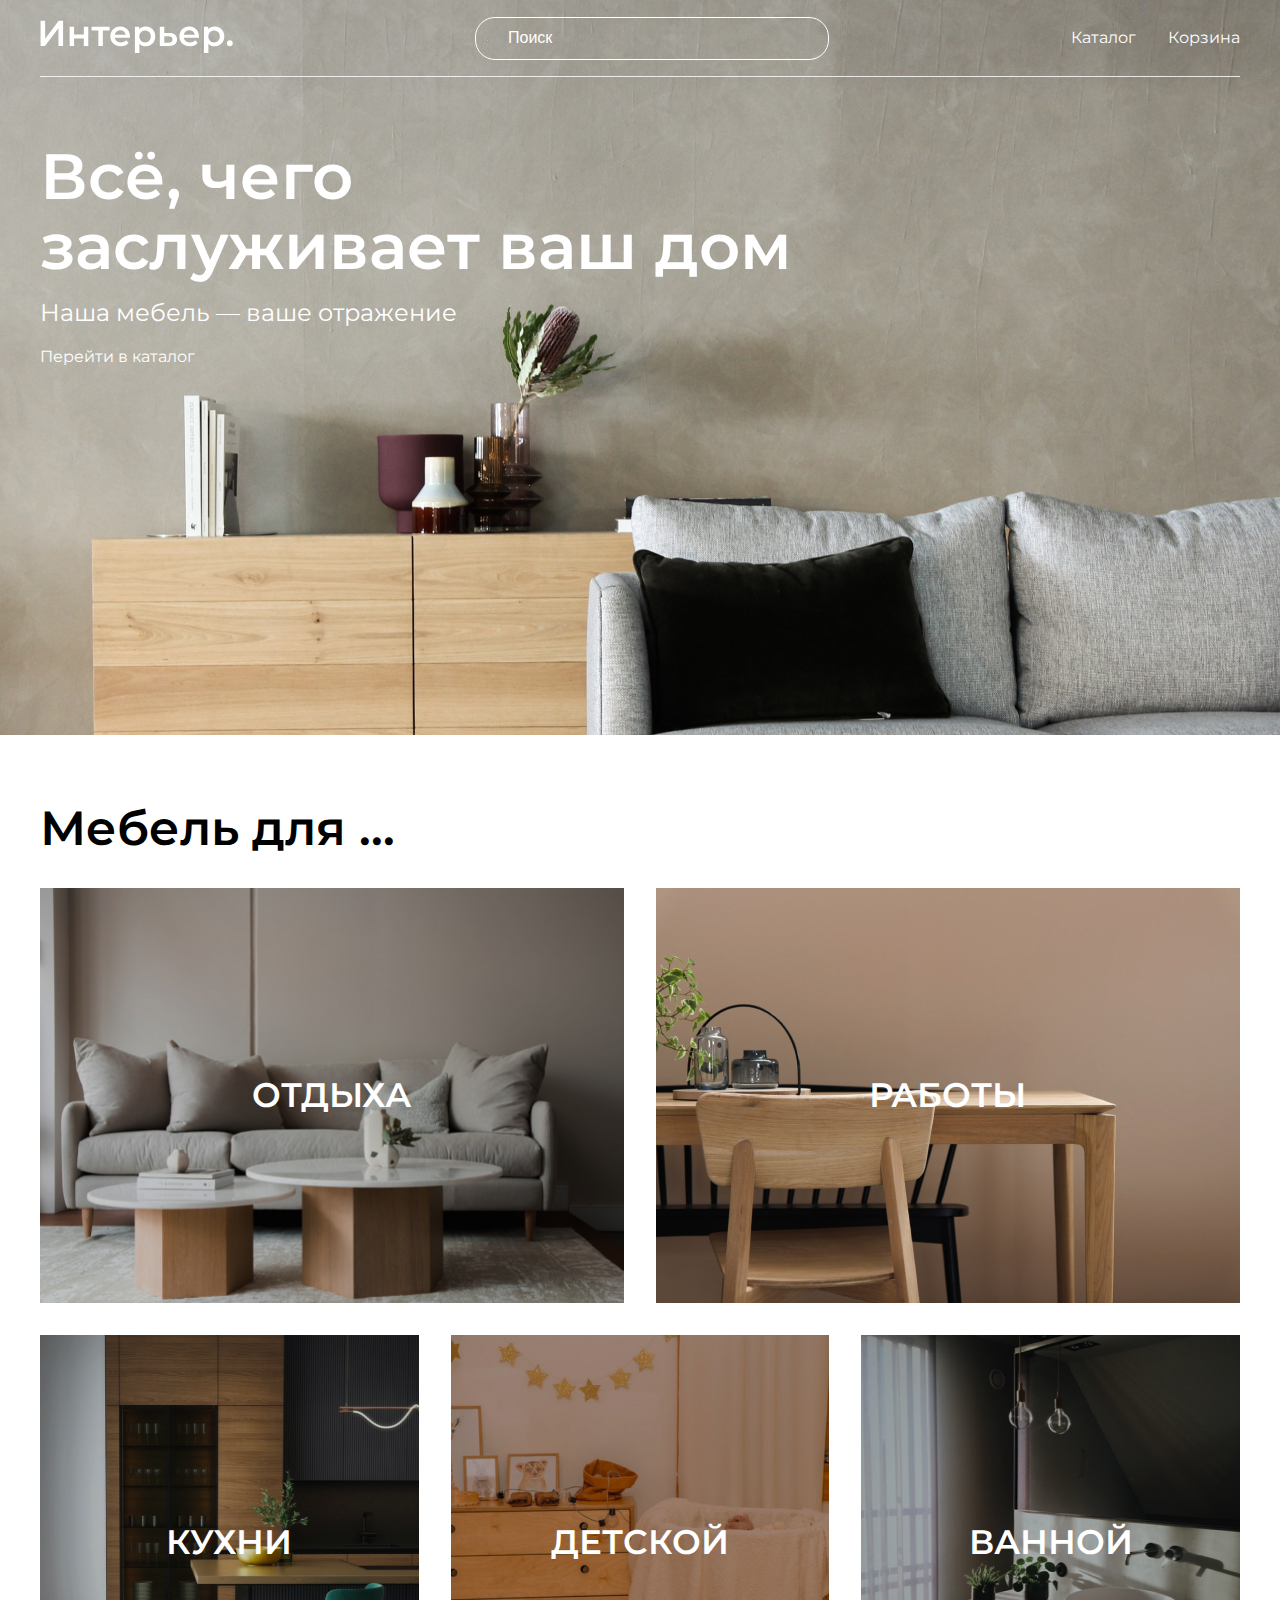
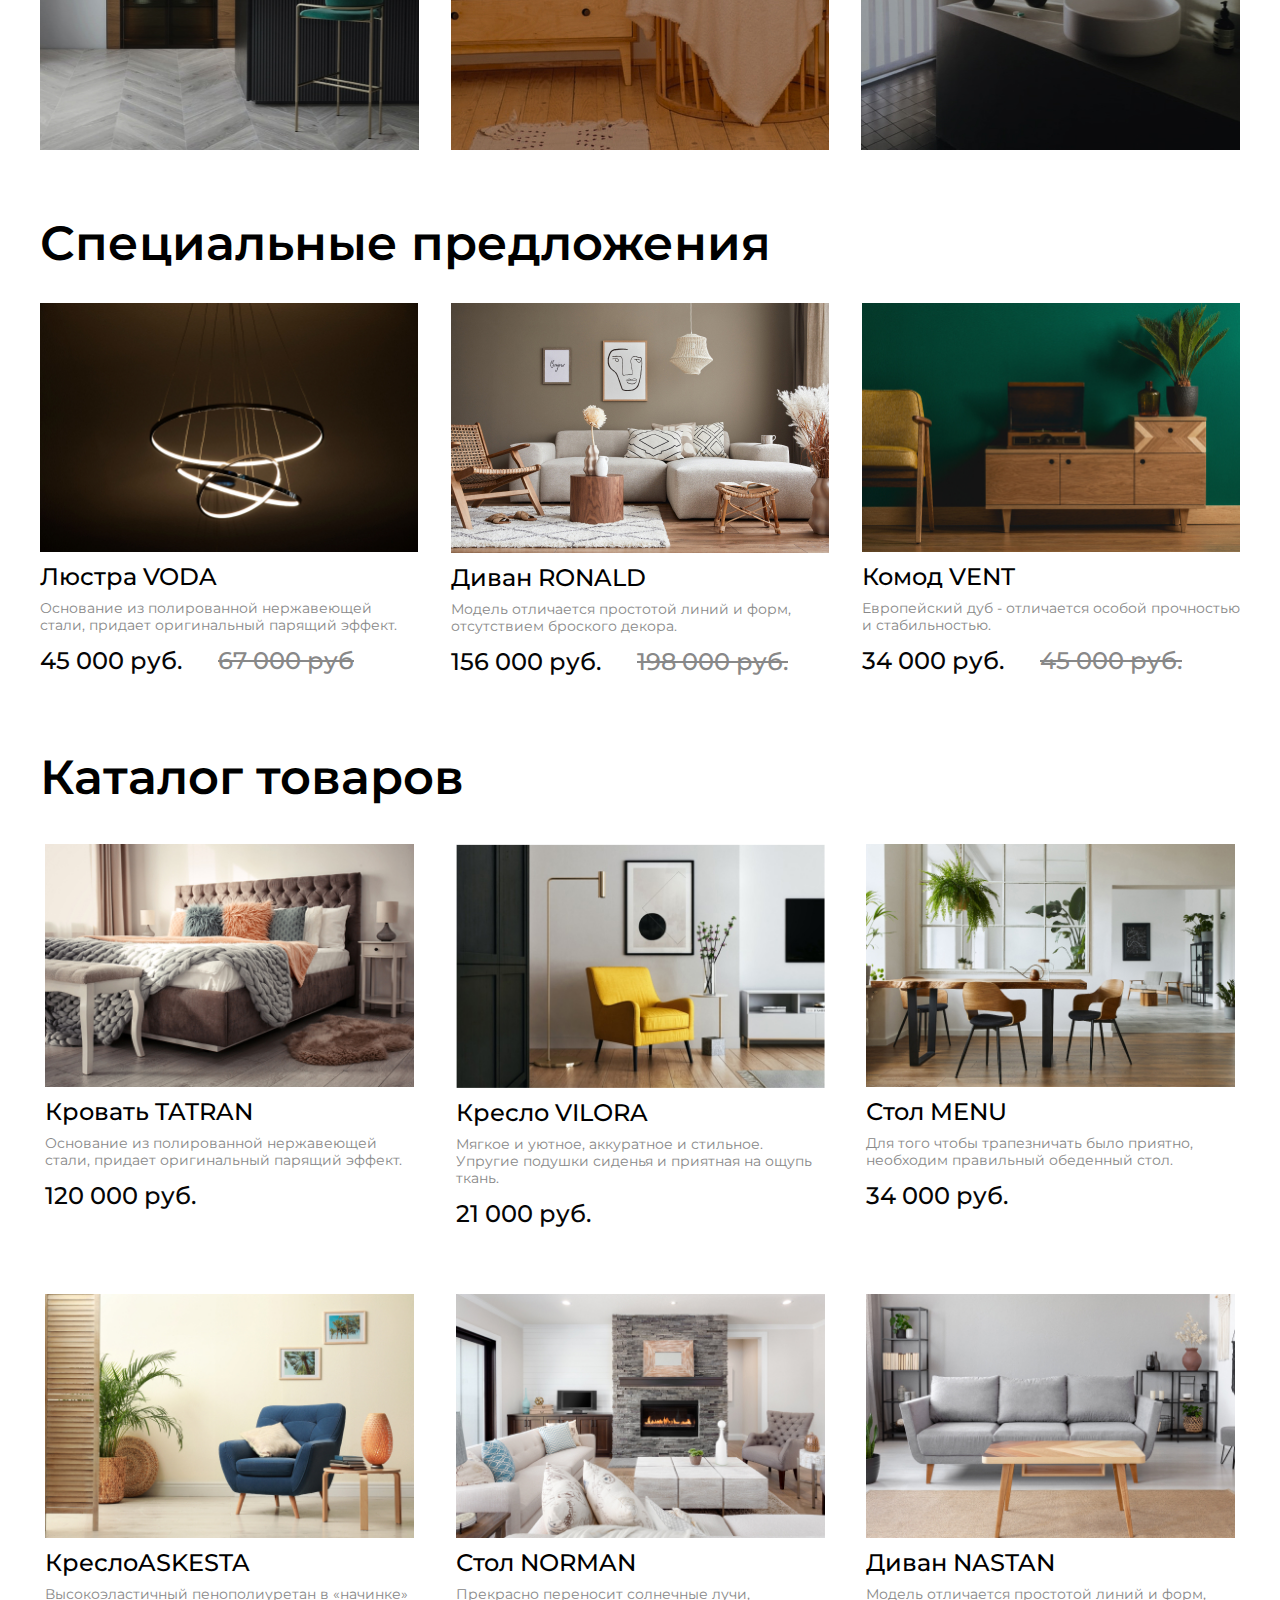
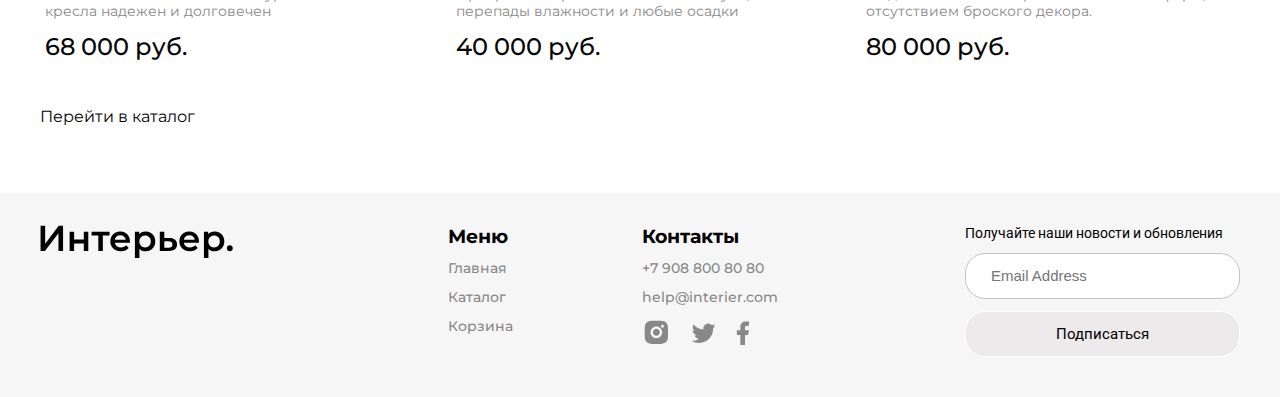
<file: index.html>
<!DOCTYPE html>
<html lang="ru">

<head>
	<meta charset="UTF-8">
	<meta http-equiv="X-UA-Compatible" content="IE=edge">
	<meta name="viewport" content="width=device-width, initial-scale=1.0">
	<title>Главная</title>
	<link rel="preconnect" href="https://fonts.googleapis.com">
	<link rel="preconnect" href="https://fonts.gstatic.com" crossorigin>
	<link
		href="https://fonts.googleapis.com/css2?family=Montserrat:wght@400;500;600&family=Poppins:wght@600&family=Roboto&display=swap"
		rel="stylesheet">
	<link rel="stylesheet" href="style/style.css">
</head>

<body>
	<div class="top center">
		<header class="header">
			<a href="index.html">
				<img class="header__logo" src="img/logo.svg" alt="logo">
			</a>
			<input class="header__input" placeholder="Поиск" type="text">
			<nav class="menu">
				<a class="menu__link" href="catalog.html">Каталог</a>
				<a class="menu__link" href="cart.html">Корзина</a>
			</nav>
			<div class="menu-mobile">
				<a class="menu-mobile__link" href="">
					<svg width="17" height="16" viewBox="0 0 17 16" fill="none" xmlns="http://www.w3.org/2000/svg">
						<path
							d="M2.7515 1.99141C1.59282 3.14838 0.918906 4.70363 0.867092 6.34023C0.815278 7.97682 1.38946 9.57159 2.47264 10.7995C3.55581 12.0275 5.06645 12.7962 6.69672 12.9491C8.29727 13.0991 9.89485 12.6444 11.1757 11.6766L14.5069 15.0085L14.5069 15.0085C14.5897 15.0914 14.6881 15.1571 14.7963 15.2019C14.9046 15.2468 15.0206 15.2698 15.1377 15.2698C15.2549 15.2698 15.3709 15.2468 15.4791 15.2019C15.5873 15.1571 15.6857 15.0914 15.7685 15.0085C15.8514 14.9257 15.9171 14.8274 15.9619 14.7191C16.0068 14.6109 16.0298 14.4949 16.0298 14.3777C16.0298 14.2606 16.0068 14.1446 15.9619 14.0363C15.9171 13.9281 15.8514 13.8298 15.7685 13.7469L15.7685 13.7469L12.4368 10.416C13.4021 9.13496 13.8547 7.53846 13.7038 5.93943C13.5501 4.31054 12.7816 2.80139 11.5547 1.719C10.3277 0.636623 8.73451 0.0623154 7.09916 0.11292C5.46381 0.163525 3.90917 0.835233 2.7515 1.99141ZM2.7515 1.99141L2.82216 2.06217L2.7515 1.99141ZM10.5895 3.25366C11.0271 3.68416 11.3751 4.19703 11.6135 4.76269C11.8518 5.32835 11.9758 5.93561 11.9783 6.54944C11.9808 7.16327 11.8618 7.77152 11.628 8.3391C11.3943 8.90669 11.0505 9.42238 10.6164 9.85642C10.1824 10.2905 9.66668 10.6343 9.09909 10.868C8.53151 11.1018 7.92326 11.2208 7.30943 11.2183C6.6956 11.2158 6.08834 11.0918 5.52268 10.8535C4.95702 10.6151 4.44415 10.2671 4.01365 9.82954C3.15334 8.95509 2.67341 7.77613 2.6784 6.54944C2.6834 5.32275 3.17291 4.14773 4.04032 3.28033C4.90772 2.41292 6.08274 1.92341 7.30943 1.91841C8.53612 1.91342 9.71508 2.39335 10.5895 3.25366Z"
							fill="white" stroke="white" stroke-width="0.2" />
					</svg>
				</a>
				<a class="menu-mobile__link" href="catalog.html">
					<svg width="20" height="21" viewBox="0 0 20 21" fill="none" xmlns="http://www.w3.org/2000/svg">
						<rect x="0.800537" y="0.900024" width="4.57143" height="4.57143" fill="white" />
						<rect x="0.800537" y="8.21436" width="4.57143" height="4.57143" fill="white" />
						<rect x="0.800537" y="15.5286" width="4.57143" height="4.57143" fill="white" />
						<rect x="8.11401" y="8.21436" width="4.57143" height="4.57143" fill="white" />
						<rect x="8.11401" y="15.5286" width="4.57143" height="4.57143" fill="white" />
						<rect x="8.11401" y="0.900024" width="4.57143" height="4.57143" fill="white" />
						<rect x="15.4285" y="8.21436" width="4.57143" height="4.57143" fill="white" />
						<rect x="15.4285" y="15.5286" width="4.57143" height="4.57143" fill="white" />
						<rect x="15.4285" y="0.900024" width="4.57143" height="4.57143" fill="white" />
					</svg>

				</a>
				<a class="menu-mobile__link" href="cart.html">
					<svg width="19" height="17" viewBox="0 0 19 17" fill="none" xmlns="http://www.w3.org/2000/svg">
						<path
							d="M11.5834 16.8333C12.1359 16.8333 12.6658 16.6138 13.0566 16.2231C13.4473 15.8324 13.6667 15.3025 13.6667 14.75C13.6667 14.1974 13.4473 13.6675 13.0566 13.2768C12.6658 12.8861 12.1359 12.6666 11.5834 12.6666C11.0309 12.6666 10.501 12.8861 10.1103 13.2768C9.71957 13.6675 9.50008 14.1974 9.50008 14.75C9.50008 15.3025 9.71957 15.8324 10.1103 16.2231C10.501 16.6138 11.0309 16.8333 11.5834 16.8333ZM4.29174 16.8333C4.84428 16.8333 5.37418 16.6138 5.76488 16.2231C6.15558 15.8324 6.37508 15.3025 6.37508 14.75C6.37508 14.1974 6.15558 13.6675 5.76488 13.2768C5.37418 12.8861 4.84428 12.6666 4.29174 12.6666C3.73921 12.6666 3.20931 12.8861 2.81861 13.2768C2.4279 13.6675 2.20841 14.1974 2.20841 14.75C2.20841 15.3025 2.4279 15.8324 2.81861 16.2231C3.20931 16.6138 3.73921 16.8333 4.29174 16.8333ZM17.873 2.16975C18.133 2.16136 18.3796 2.05217 18.5606 1.86525C18.7416 1.67834 18.8428 1.42836 18.8428 1.16819C18.8428 0.908013 18.7416 0.658037 18.5606 0.471123C18.3796 0.28421 18.133 0.175013 17.873 0.166626H16.674C15.7345 0.166626 14.922 0.818709 14.7178 1.73538L13.4126 7.61246C13.2084 8.52912 12.3959 9.18121 11.4563 9.18121H3.63133L2.12924 3.17079H11.8636C12.1212 3.15904 12.3644 3.04844 12.5425 2.86199C12.7206 2.67555 12.82 2.42761 12.82 2.16975C12.82 1.91189 12.7206 1.66395 12.5425 1.47751C12.3644 1.29106 12.1212 1.18046 11.8636 1.16871H2.12924C1.82473 1.16862 1.5242 1.23796 1.25051 1.37145C0.976816 1.50495 0.737162 1.69909 0.549763 1.93911C0.362364 2.17913 0.232155 2.45872 0.169035 2.75662C0.105913 3.05452 0.111544 3.36289 0.185495 3.65829L1.68758 9.66662C1.79586 10.1002 2.046 10.485 2.39821 10.7601C2.75042 11.0351 3.18447 11.1844 3.63133 11.1843H11.4563C12.368 11.1845 13.2524 10.8736 13.9636 10.3032C14.6748 9.73275 15.1701 8.93681 15.3678 8.04683L16.674 2.16975H17.873Z"
							fill="white" />
					</svg>
				</a>
			</div>
		</header>
		<section class="top__content">
			<h1 class="top__title">Всё, чего <br> заслуживает ваш дом</h1>
			<p class="top__subtitle">Наша мебель — ваше отражение</p>
			<a class="top__link" href="catalog.html">Перейти в каталог</a>
		</section>
	</div>
	<div class="for__box center">
		<section class="for__content">
			<h2 class="for__title title">Мебель для ... </h2>
			<div class="for">
				<div class="for__item for__item_1 for__item_big">ОТДЫХА</div>
				<div class="for__item for__item_2 for__item_big">РАБОТЫ</div>
				<div class="for__item for__item_3">КУХНИ</div>
				<div class="for__item for__item_4">ДЕТСКОЙ</div>
				<div class="for__item for__item_5">ВАННОЙ</div>
			</div>
		</section>
	</div>
	<div class="offers center">
		<section class="offers__content">
			<h2 class="offers__title title">Специальные предложения</h2>
			<div class="offers__column">
				<div class="offers__item">
					<img class="item-offers__image" src="img/offers/VODA.jpg" alt="Люстра VODA">
					<a href="">
						<h3 class="item-offers__title">Люстра VODA</h3>
					</a>
					<div class="item-offers__text">
						<p>Основание из полированной нержавеющей стали, придает оригинальный парящий эффект.</p>
					</div>
					<div class="offers__box-price">
						<span class="offers__price price">45 000 руб.</span>
						<span class="offers__price price-old">67 000 руб</span>
					</div>
				</div>
				<div class="offers__item">
					<img class="item-offers__image" src="img/offers/RONALD.jpg" alt="Диван">
					<a href="">
						<h3 class="item-offers__title">Диван RONALD</h3>
					</a>
					<div class="item-offers__text">
						<p>Модель отличается простотой линий и форм, отсутствием броского декора.</p>
					</div>
					<div class="offers__box-price">
						<span class="offers__price price">156 000 руб.</span>
						<span class="offers__price price-old">198 000 руб.</span>
					</div>
				</div>
				<div class="offers__item">
					<img class="item-offers__image" src="img/offers/VENT.jpg" alt="Комод VENT">
					<a href="">
						<h3 class="item-offers__title">Комод VENT</h3>
					</a>
					<div class="item-offers__text">Европейский дуб - отличается особой прочностью и стабильностью.</div>
					<div class="offers__box-price">
						<span class="offers__price price">34 000 руб.</span>
						<span class="offers__price price-old">45 000 руб.</span>
					</div>
				</div>
			</div>
		</section>
	</div>
	<div class="product center">
		<section class="product__content">
			<h2 class="product__title title">Каталог товаров</h2>
			<div class="product__column">
				<div class="product__item">
					<img class="item-product__image" src="img/product/TATRAN.jpg" alt="Кровать TATRAN">
					<a href="#">
						<div class="item-product__title">Кровать TATRAN</div>
					</a>
					<p class="item-product__text">Основание из полированной нержавеющей стали, придает оригинальный
						парящий эффект.</p>
					<div class="product__box-price">
						<span class="product__price price">120 000 руб.</span>
					</div>
				</div>
				<div class="product__item">
					<img class="item-product__image" src="img/product/VILORA.jpg" alt="Кресло VILORA">
					<a href="#">
						<div class="item-product__title">Кресло VILORA</div>
					</a>
					<p class="item-product__text">Мягкое и уютное, аккуратное и стильное. Упругие подушки сиденья и
						приятная на ощупь ткань. </p>
					<div class="product__box-price">
						<span class="product__price price">21 000 руб.</span>
					</div>
				</div>
				<div class="product__item">
					<img class="item-product__image" src="img/product/MENU.jpg" alt="Стол MENU">
					<a href="">
						<div class="item-product__title">Стол MENU</div>
					</a>
					<p class="item-product__text">Для того чтобы трапезничать было приятно, необходим правильный
						обеденный стол.</p>
					<div class="product__box-price">
						<span class="product__price price">34 000 руб.</span>
					</div>
				</div>
				<div class="product__item">
					<img class="item-product__image" src="img/product/ASKESTA.jpg" alt="Кресло ASKESTA">
					<a href="">
						<div class="item-product__title">КреслоASKESTA</div>
					</a>
					<p class="item-product__text">Высокоэластичный пенополиуретан в «начинке» кресла надежен и
						долговечен</p>
					<div class="product__box-price">
						<span class="product__price price">68 000 руб.</span>
					</div>
				</div>
				<div class="product__item">
					<img class="item-product__image" src="img/product/NORMAN.jpg" alt="Стол NORMAN">
					<a href="">
						<div class="item-product__title">Стол NORMAN</div>
					</a>
					<p class="item-product__text">Прекрасно переносит солнечные лучи, перепады влажности и любые осадки
					</p>
					<div class="product__box-price">
						<span class="product__price price">40 000 руб.</span>
					</div>
				</div>
				<div class="product__item">
					<img class="item-product__image" src="img/product/NASTAN.jpg" alt="Диван NASTAN">
					<a href="">
						<div class="item-product__title">Диван NASTAN</div>
					</a>
					<p class="item-product__text">Модель отличается простотой линий и форм, отсутствием броского декора.
					</p>
					<div class="product__box-price">
						<span class="product__price price">80 000 руб.</span>
					</div>
				</div>
			</div>
			<div class="product__cotolog">
				<a class="product__link" href="../site/catalog.html">Перейти в каталог</a>
			</div>
		</section>
	</div>
	<footer class="footer center">
		<a href="index.html" class="footer__logo"><img src="img/logo-footer.svg" alt=""></a>
		<div class="footer__content">
			<div class="footer__info">
				<nav class="footer__item">
					<h3>Меню</h3>
					<a class="footer__menu-link" href="index.html">Главная</a>
					<a class="footer__menu-link" href="catalog.html">Каталог</a>
					<a class="footer__menu-link" href="cart.html">Корзина</a>
				</nav>
				<div class="footer__item">
					<h3>Контакты</h3>
					<a class="footer__menu-link" href="tel:+79088008080">+7 908 800 80 80</a>
					<a class="footer__menu-link" href="mailto:help@interier.com">help@interier.com</a>
					<div class="footer__icons">
						<a href="#"><svg width="29" height="29" viewBox="0 0 29 29" fill="#888888"
								xmlns="http://www.w3.org/2000/svg">
								<path
									d="M14.3594 2.63733C17.5292 2.63733 17.9247 2.649 19.1684 2.70733C20.4109 2.76566 21.2567 2.9605 22.001 3.24983C22.771 3.54616 23.4197 3.9475 24.0684 4.595C24.6616 5.17821 25.1207 5.88368 25.4135 6.66233C25.7017 7.4055 25.8977 8.2525 25.956 9.495C26.0109 10.7387 26.026 11.1342 26.026 14.304C26.026 17.4738 26.0144 17.8693 25.956 19.113C25.8977 20.3555 25.7017 21.2013 25.4135 21.9457C25.1215 22.7247 24.6624 23.4304 24.0684 24.013C23.485 24.606 22.7796 25.065 22.001 25.3582C21.2579 25.6463 20.4109 25.8423 19.1684 25.9007C17.9247 25.9555 17.5292 25.9707 14.3594 25.9707C11.1895 25.9707 10.794 25.959 9.55038 25.9007C8.30788 25.8423 7.46204 25.6463 6.71771 25.3582C5.93876 25.0659 5.23316 24.6068 4.65038 24.013C4.05702 23.4299 3.59796 22.7244 3.30521 21.9457C3.01588 21.2025 2.82104 20.3555 2.76271 19.113C2.70788 17.8693 2.69271 17.4738 2.69271 14.304C2.69271 11.1342 2.70438 10.7387 2.76271 9.495C2.82104 8.25133 3.01588 7.40666 3.30521 6.66233C3.59715 5.88321 4.05632 5.17754 4.65038 4.595C5.23333 4.00143 5.93888 3.54235 6.71771 3.24983C7.46204 2.9605 8.30671 2.76566 9.55038 2.70733C10.794 2.6525 11.1895 2.63733 14.3594 2.63733ZM14.3594 8.47066C12.8123 8.47066 11.3286 9.08524 10.2346 10.1792C9.14063 11.2732 8.52604 12.7569 8.52604 14.304C8.52604 15.8511 9.14063 17.3348 10.2346 18.4288C11.3286 19.5227 12.8123 20.1373 14.3594 20.1373C15.9065 20.1373 17.3902 19.5227 18.4842 18.4288C19.5781 17.3348 20.1927 15.8511 20.1927 14.304C20.1927 12.7569 19.5781 11.2732 18.4842 10.1792C17.3902 9.08524 15.9065 8.47066 14.3594 8.47066ZM21.9427 8.179C21.9427 7.79222 21.7891 7.42129 21.5156 7.1478C21.2421 6.87431 20.8712 6.72066 20.4844 6.72066C20.0976 6.72066 19.7267 6.87431 19.4532 7.1478C19.1797 7.42129 19.026 7.79222 19.026 8.179C19.026 8.56577 19.1797 8.9367 19.4532 9.21019C19.7267 9.48368 20.0976 9.63733 20.4844 9.63733C20.8712 9.63733 21.2421 9.48368 21.5156 9.21019C21.7891 8.9367 21.9427 8.56577 21.9427 8.179ZM14.3594 10.804C15.2876 10.804 16.1779 11.1727 16.8343 11.8291C17.4906 12.4855 17.8594 13.3757 17.8594 14.304C17.8594 15.2323 17.4906 16.1225 16.8343 16.7789C16.1779 17.4352 15.2876 17.804 14.3594 17.804C13.4311 17.804 12.5409 17.4352 11.8845 16.7789C11.2281 16.1225 10.8594 15.2323 10.8594 14.304C10.8594 13.3757 11.2281 12.4855 11.8845 11.8291C12.5409 11.1727 13.4311 10.804 14.3594 10.804Z" />
							</svg>
						</a>
						<a href="#"><svg width="25" height="20" viewBox="0 0 25 20" fill="#888888"
								xmlns="http://www.w3.org/2000/svg">
								<path
									d="M24.5117 2.86128C23.6211 3.25525 22.6765 3.514 21.7094 3.62894C22.7288 3.01928 23.4917 2.05979 23.8561 0.929276C22.8994 1.49861 21.8506 1.89761 20.7574 2.11344C20.0231 1.32779 19.0498 0.806733 17.9888 0.631292C16.9279 0.45585 15.8387 0.635849 14.8905 1.1433C13.9424 1.65076 13.1885 2.45724 12.746 3.43737C12.3035 4.4175 12.1973 5.51635 12.4437 6.56311C10.5037 6.46587 8.60579 5.96172 6.87324 5.08338C5.14068 4.20505 3.61222 2.97217 2.38707 1.46478C1.95341 2.20964 1.72551 3.05637 1.72673 3.91828C1.72673 5.60994 2.58773 7.10444 3.89673 7.97944C3.12208 7.95506 2.36447 7.74585 1.68707 7.36928V7.42994C1.6873 8.55659 2.07716 9.6485 2.79056 10.5205C3.50395 11.3925 4.49696 11.991 5.60123 12.2144C4.88212 12.4093 4.12809 12.438 3.39623 12.2984C3.70758 13.2682 4.31441 14.1163 5.13176 14.7241C5.94911 15.3318 6.93605 15.6687 7.9544 15.6876C6.94229 16.4825 5.78344 17.0701 4.54409 17.4168C3.30475 17.7635 2.00922 17.8626 0.731567 17.7083C2.96188 19.1426 5.55818 19.9041 8.2099 19.9016C17.1851 19.9016 22.0932 12.4664 22.0932 6.01828C22.0932 5.80828 22.0874 5.59594 22.0781 5.38828C23.0334 4.69781 23.8579 3.84247 24.5129 2.86244L24.5117 2.86128Z" />
							</svg>
						</a>
						<a href="#"><svg width="14" height="24" viewBox="0 0 14 24" fill="#888888"
								xmlns="http://www.w3.org/2000/svg">
								<path
									d="M8.9893 13.9838H11.906L13.0726 9.31714H8.9893V6.98381C8.9893 5.78214 8.9893 4.65047 11.3226 4.65047H13.0726V0.730472C12.6923 0.680305 11.2561 0.567139 9.73947 0.567139C6.57197 0.567139 4.32263 2.50031 4.32263 6.05047V9.31714H0.822632V13.9838H4.32263V23.9005H8.9893V13.9838Z" />
							</svg></a>
					</div>
				</div>
			</div>
			<form class="footer__form" action="#">
				<p class="footer__text">Получайте наши новости и обновления</p>
				<input class="footer__input" placeholder="Email Address" type="email">
				<button class="footer__button button">Подписаться</button>
			</form>
		</div>
	</footer>
</body>

</html>
</file>
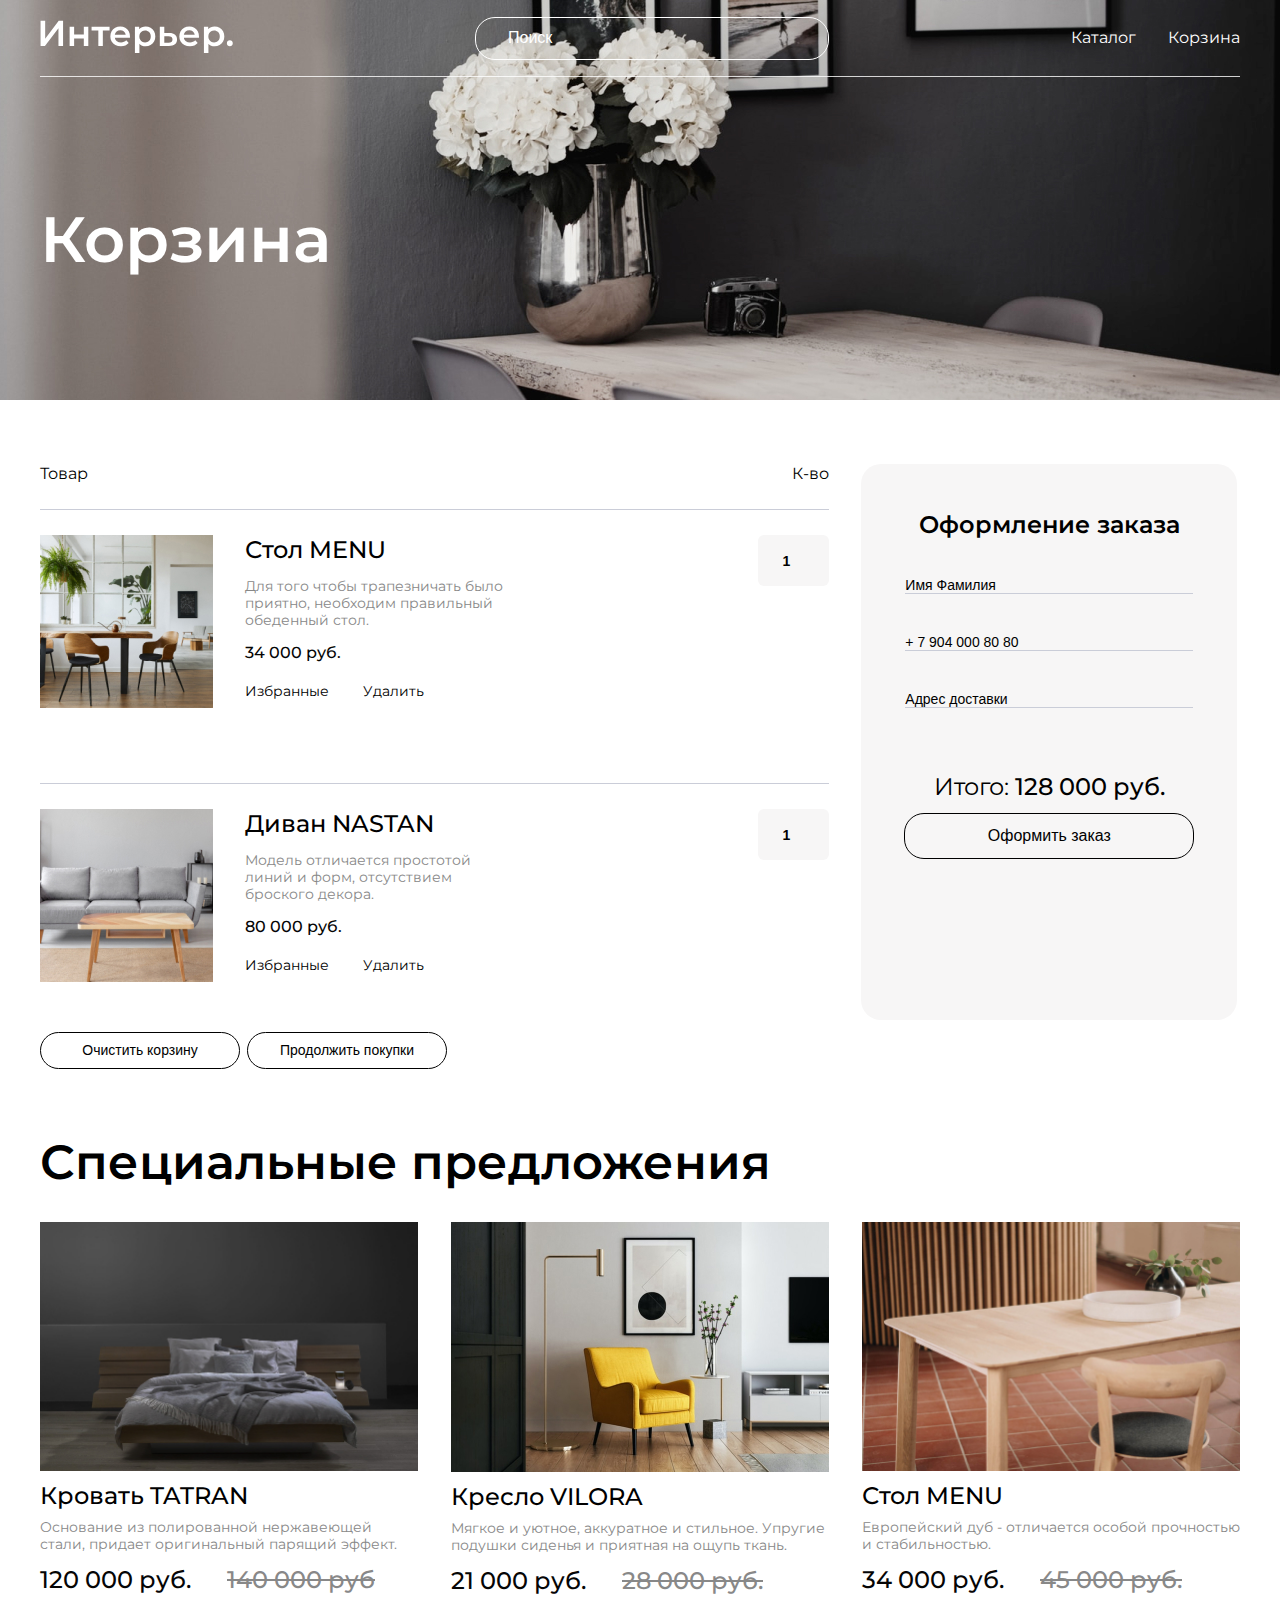
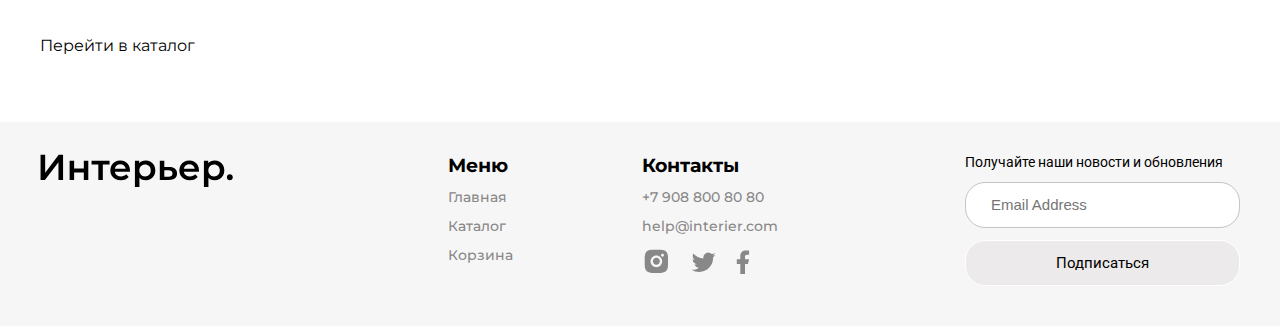
<file: cart.html>
<!DOCTYPE html>
<html lang="ru">

<head>
	<meta charset="UTF-8">
	<meta http-equiv="X-UA-Compatible" content="IE=edge">
	<meta name="viewport" content="width=device-width, initial-scale=1.0">
	<title>Корзина</title>
	<link rel="preconnect" href="https://fonts.googleapis.com">
	<link rel="preconnect" href="https://fonts.gstatic.com" crossorigin>
	<link
		href="https://fonts.googleapis.com/css2?family=Montserrat:wght@400;500;600&family=Poppins:wght@600&family=Roboto&display=swap"
		rel="stylesheet">
	<link rel="stylesheet" href="style/style.css">
</head>

<body>
	<div class="top-cart center">
		<header class="header">
			<a href="index.html">
				<img class="header__logo" src="img/logo.svg" alt="logo">
			</a>
			<input class="header__input" placeholder="Поиск" type="text">
			<nav class="menu">
				<a class="menu__link" href="catalog.html">Каталог</a>
				<a class="menu__link" href="cart.html">Корзина</a>
			</nav>
			<div class="menu-mobile">
				<a class="menu-mobile__link" href="#">
					<svg width="17" height="17" viewBox="0 0 17 17" fill="none" xmlns="http://www.w3.org/2000/svg">
						<path
							d="M2.92694 2.92679C1.77737 4.07512 0.954112 5.33777 0.901957 6.98579C0.875839 7.81108 1.11325 8.77079 1.48837 9.67293C1.8638 10.5758 2.38089 11.43 2.9226 12.0444C4.00692 13.2741 5.35078 13.9207 6.97967 14.0735C7.81101 14.1515 8.5125 13.8899 9.16194 13.4889C9.61765 13.2076 10.055 12.8524 10.4943 12.4955C10.6531 12.3666 10.8121 12.2375 10.9723 12.1115L14.8411 15.9804C14.8429 16.01 14.8571 16.0303 14.8651 16.0398C14.8738 16.0502 14.8828 16.0566 14.8877 16.0598C14.8931 16.0635 14.8981 16.066 14.9017 16.0678C14.9087 16.0712 14.9154 16.0736 14.9201 16.0751C14.9225 16.0759 14.9248 16.0766 14.9272 16.0773C14.9294 16.0785 14.9315 16.0797 14.9337 16.0808C14.9382 16.083 14.9446 16.086 14.952 16.0886C14.9558 16.0899 14.9611 16.0916 14.9675 16.0929C14.9732 16.0941 14.9841 16.0959 14.9976 16.0948C15.0096 16.0938 15.0326 16.0897 15.0542 16.0718C15.0748 16.0724 15.0982 16.0732 15.1239 16.0741C15.218 16.0774 15.3429 16.0817 15.4715 16.0846C15.5841 16.0871 15.6978 16.0883 15.7899 16.0864C15.8312 16.0856 15.8692 16.0841 15.9014 16.0816C15.9057 16.0841 15.91 16.0861 15.9141 16.0877C15.9179 16.0898 15.922 16.0917 15.9262 16.0933C15.9557 16.1046 15.9814 16.0991 15.9937 16.0951C16.0066 16.091 16.016 16.0852 16.0208 16.0819C16.0262 16.0782 16.0305 16.0746 16.0335 16.072C16.0393 16.0668 16.0441 16.0616 16.0474 16.0577C16.049 16.0559 16.0505 16.054 16.0521 16.052C16.054 16.0505 16.0559 16.0489 16.0578 16.0473C16.0616 16.044 16.0668 16.0393 16.072 16.0334C16.0747 16.0305 16.0783 16.0262 16.0819 16.0208C16.0852 16.0159 16.091 16.0066 16.0951 15.9937C16.0991 15.9813 16.1046 15.9557 16.0933 15.9262C16.0917 15.922 16.0898 15.9179 16.0877 15.9141C16.0861 15.91 16.0841 15.9057 16.0816 15.9014C16.0841 15.8692 16.0856 15.8311 16.0864 15.7899C16.0884 15.6978 16.0871 15.5841 16.0846 15.4715C16.0817 15.3429 16.0774 15.2181 16.0741 15.1239C16.0733 15.0982 16.0724 15.0748 16.0718 15.0542C16.0897 15.0326 16.0938 15.0096 16.0948 14.9976C16.0959 14.9841 16.0941 14.9732 16.0929 14.9675C16.0923 14.9645 16.0916 14.9617 16.0909 14.9591C16.0901 14.9564 16.0893 14.954 16.0886 14.952C16.0861 14.9446 16.0831 14.9383 16.0808 14.9338C16.0797 14.9316 16.0785 14.9294 16.0773 14.9272C16.0766 14.9248 16.0759 14.9225 16.0751 14.9201C16.0736 14.9154 16.0712 14.9087 16.0678 14.9017C16.067 14.9 16.066 14.898 16.0648 14.8958C16.0634 14.8933 16.0618 14.8906 16.0599 14.8877C16.0566 14.8828 16.0502 14.8738 16.0399 14.8651C16.0304 14.8571 16.0101 14.8429 15.9804 14.8411L12.1115 10.9722C12.2397 10.8085 12.3713 10.6462 12.5028 10.484C12.8565 10.0479 13.2087 9.61354 13.4882 9.16138C13.8896 8.512 14.1519 7.81066 14.0735 6.97956C13.9199 5.35141 13.2727 4.00652 12.0444 2.92256C11.4308 2.38097 10.5761 1.86417 9.6728 1.48885C8.77027 1.11384 7.81023 0.876354 6.98592 0.901872C5.33964 0.952835 4.07535 1.77939 2.92694 2.92679ZM2.92694 2.92679L2.99761 2.99753M2.92694 2.92679L2.99761 2.99753M2.99761 2.99753C1.8568 4.13712 1.05292 5.37696 1.00191 6.98896C0.950893 8.60096 1.93114 10.7687 2.99761 11.9782C4.06407 13.1877 5.38389 13.8234 6.98901 13.9739C8.35743 14.1023 9.36866 13.2809 10.4257 12.4224C10.6085 12.2739 10.7927 12.1242 10.9804 11.9782L2.99761 2.99753ZM10.9103 4.06666C11.1191 4.27216 11.3014 4.61091 11.4641 4.98163C11.5448 5.1654 11.6193 5.35388 11.6893 5.53354C11.7011 5.56373 11.7127 5.59372 11.7242 5.62341C11.781 5.76953 11.8349 5.90843 11.8861 6.02992C11.9461 6.17241 11.9726 6.25881 11.9818 6.31816C11.9903 6.37232 11.9847 6.4046 11.9731 6.44184C11.97 6.45184 11.9653 6.46497 11.9598 6.48054C11.9464 6.51811 11.9279 6.56987 11.9143 6.62606C11.8932 6.71288 11.8776 6.82573 11.8783 6.98936C11.8791 7.19695 11.9054 7.42687 11.9315 7.65471C11.9454 7.77595 11.9593 7.8966 11.9691 8.01299C11.9985 8.35861 11.9955 8.68007 11.8858 8.9466C11.8402 9.05742 11.7929 9.17933 11.7431 9.30783C11.6591 9.52467 11.5677 9.76031 11.4646 9.99323C11.3009 10.3631 11.1173 10.702 10.9097 10.9097C10.7021 11.1174 10.3632 11.301 9.99326 11.4646C9.76093 11.5674 9.52603 11.6585 9.30975 11.7423C9.18055 11.7924 9.058 11.8399 8.94662 11.8858C8.68023 11.9955 8.35872 11.9985 8.01304 11.9691C7.8966 11.9593 7.77589 11.9454 7.65461 11.9315C7.42678 11.9054 7.1969 11.8791 6.98942 11.8782C6.82584 11.8776 6.71301 11.8931 6.62618 11.9142C6.57002 11.9279 6.51825 11.9464 6.48066 11.9598C6.46507 11.9653 6.45192 11.97 6.44191 11.9732C6.40464 11.9848 6.37232 11.9903 6.31816 11.9819C6.25882 11.9726 6.17244 11.9461 6.03 11.8861C5.90811 11.8347 5.76864 11.7805 5.62192 11.7236C5.59276 11.7122 5.56332 11.7008 5.53367 11.6892C5.354 11.6193 5.1655 11.5447 4.98171 11.4641C4.61092 11.3014 4.27215 11.1191 4.06676 10.9103C3.64802 10.4845 3.40218 9.82355 3.26323 9.10079C3.12477 8.3806 3.09507 7.61356 3.09761 6.98936C3.10015 6.36354 3.12829 5.84869 3.26225 5.38207C3.39531 4.9186 3.63424 4.4982 4.06618 4.06609C4.4981 3.63399 4.9186 3.39507 5.38217 3.26205C5.8489 3.12813 6.36384 3.10008 6.98942 3.09753C7.61337 3.09499 8.3805 3.12461 9.10079 3.26302C9.82366 3.40194 10.4847 3.64778 10.9103 4.06666Z"
							fill="white" stroke="white" stroke-width="0.2" />
					</svg>
				</a>
				<a class="menu-mobile__link" href="catalog.html">
					<svg width="19" height="19" viewBox="0 0 19 19" fill="none" xmlns="http://www.w3.org/2000/svg">
						<rect width="5" height="5" fill="white" />
						<rect y="7" width="5" height="5" fill="white" />
						<rect y="14" width="5" height="5" fill="white" />
						<rect x="7" y="7" width="5" height="5" fill="white" />
						<rect x="7" y="14" width="5" height="5" fill="white" />
						<rect x="7" width="5" height="5" fill="white" />
						<rect x="14" y="7" width="5" height="5" fill="white" />
						<rect x="14" y="14" width="5" height="5" fill="white" />
						<rect x="14" width="5" height="5" fill="white" />
					</svg>

				</a>
				<a class="menu-mobile__link" href="cart.html">
					<svg width="19" height="17" viewBox="0 0 19 17" fill="none" xmlns="http://www.w3.org/2000/svg">
						<path
							d="M11.9752 17C12.5315 17 12.5737 16.4014 12.9671 16.0049C13.3606 15.6083 13.9591 15.5706 13.9591 15.0097C13.9591 14.4489 13.3606 13.416 12.9671 13.0194C12.5737 12.6228 12.5315 13.0194 11.9752 13.0194C11.4188 13.0194 10.3846 12.6228 9.9912 13.0194C9.59777 13.416 9.9912 14.4489 9.9912 15.0097C9.9912 15.5706 9.59777 15.6083 9.9912 16.0049C10.3846 16.4014 11.4188 17 11.9752 17ZM4.03933 17C4.59571 17 5.62986 16.4014 6.02328 16.0049C6.4167 15.6083 6.02328 15.5706 6.02328 15.0097C6.02328 14.4489 6.4167 13.416 6.02328 13.0194C5.62986 12.6228 4.59571 13.0194 4.03933 13.0194C3.48294 13.0194 3.44077 12.6228 3.04735 13.0194C2.65392 13.416 2.05537 14.4489 2.05537 15.0097C2.05537 15.5706 2.65392 15.6083 3.04735 16.0049C3.44077 16.4014 3.48294 17 4.03933 17ZM17.927 2.07276C18.1889 2.06425 18.7368 2.26249 18.919 2.07276C19.1012 1.88303 18.919 1.3417 18.919 1.07761C18.919 0.81352 19.1012 0.27219 18.919 0.0824629C18.7368 -0.107264 18.1889 0.0909764 17.927 0.0824629H16.935C15.9889 0.0824629 15.1567 1.1423 14.9511 2.07276L12.9671 8.04366C12.7615 8.97412 12.9213 9.03881 11.9752 9.03881H4.03933L2.05537 3.06791H11.9752C12.2345 3.05598 12.7878 3.25716 12.9671 3.06791C13.1465 2.87866 12.9671 2.3345 12.9671 2.07276C12.9671 1.81102 13.1465 1.26686 12.9671 1.07761C12.7878 0.888361 12.2345 1.08954 11.9752 1.07761H2.05537C1.74873 1.07752 1.33899 0.942107 1.06339 1.07761C0.78779 1.21312 0.260115 1.82913 0.0714111 2.07276C-0.117292 2.3164 0.134972 2.76553 0.0714111 3.06791C0.00785065 3.3703 -0.00305557 3.76321 0.0714111 4.06306L2.05537 10.034C2.16441 10.474 1.70071 10.75 2.05537 11.0291C2.41003 11.3083 3.58936 11.0292 4.03933 11.0291H11.9752C12.8932 11.0292 13.243 10.613 13.9591 10.034C14.6752 9.45493 14.752 8.94703 14.9511 8.04366L16.935 2.07276H17.927Z"
							fill="white" />
					</svg>

				</a>
			</div>
		</header>
		<h1 class="heding-title center">Корзина</h1>
	</div>
	<div class="cart center">
		<div class="cart__content">
			<div class="cart__name-box">
				<p class="cart__name">Товар</p>
				<p class="cart__name">К-во</p>
			</div>
			<div class="cart__item">
				<div class="cart__left">
					<img class="cart__image" src="img/cart/pruduct-1.jpg" alt="pruduct-1">
					<div class="cart__info">
						<a href="#">
							<h3 class="item__title">Стол MENU</h3>
						</a>
						<p class="item__text">Для того чтобы трапезничать было приятно, необходим правильный обеденный
							стол.</p>
						<p class="item__price">34 000 руб.</p>
						<div class="cart__link-box">
							<a class="cart__link" href="#">Избранные</a>
							<a class="cart__link" href="#">Удалить</a>
						</div>
					</div>
				</div>
				<input class="input" type="number" value="1" min="1">
			</div>
			<div class="cart__item">
				<div class="cart__left">
					<img class="cart__image" src="img/cart/pruduct-2.jpg" alt="pruduct-2">
					<div class="cart__info">
						<a href="#">
							<h3 class="item__title">Диван NASTAN</h3>
						</a>
						<p class="item__text">Модель отличается простотой линий и форм, отсутствием броского декора.
						</p>
						<p class="item__price">80 000 руб.</p>
						<div class="cart__link-box">
							<a class="cart__link" href="#">Избранные</a>
							<a class="cart__link" href="#">Удалить</a>
						</div>
					</div>
				</div>
				<input class="input" type="number" value="1" min="1">
			</div>
			<div class="cart__buttons">
				<button class="cart__button button">Очистить корзину</button>
				<button class="cart__button  cart__button_black button">Продолжить покупки</button>
			</div>
		</div>
		<div class="cart__form">
			<h3 class="form__title">Оформление заказа</h3>
			<form action="#" class="form">
				<input class="form__input" placeholder="Имя Фамилия" type="text">
				<input class="form__input" placeholder="+ 7 904 000 80 80" type="tel">
				<input class="form__input" placeholder="Адрес доставки" type="text">
				<p class="form__final-price">Итого: <span>128 000 руб.</span></p>
				<button class="form__button button">Оформить заказ</button>
			</form>
		</div>
	</div>
	<div class="offers center">
		<section class="offers__content">
			<h2 class="offers__title title">Специальные предложения</h2>
			<div class="offers__column">
				<div class="offers__item">
					<img class="item-offers__image" src="img/catalog/catalog-1.jpg" alt="Кровать TATRAN">
					<a href="#">
						<h3 class="item-offers__title">Кровать TATRAN</h3>
					</a>
					<p class="item-offers__text">Основание из полированной нержавеющей стали, придает оригинальный
						парящий эффект.</p>
					<div class="offers__box-price">
						<span class="offers__price price">120 000 руб.</span>
						<span class="offers__price price-old">140 000 руб</span>
					</div>
				</div>
				<div class="offers__item">
					<img class="item-offers__image" src="img/catalog/catalog-2.jpg" alt="Кресло VILORA">
					<a href="#">
						<h3 class="item-offers__title">Кресло VILORA</h3>
					</a>
					<div class="item-offers__text">Мягкое и уютное, аккуратное и стильное. Упругие подушки сиденья и
						приятная на ощупь ткань. </div>
					<div class="offers__box-price">
						<span class="offers__price price">21 000 руб.</span>
						<span class="offers__price price-old">28 000 руб.</span>
					</div>
				</div>
				<div class="offers__item">
					<img class="item-offers__image" src="img/catalog/catalog-3.jpg" alt="Стол MENU">
					<a href="#">
						<h3 class="item-offers__title">Стол MENU</h3>
					</a>
					<div class="item-offers__text">Европейский дуб - отличается особой прочностью и стабильностью.</div>
					<div class="offers__box-price">
						<span class="offers__price price">34 000 руб.</span>
						<span class="offers__price price-old">45 000 руб.</span>
					</div>
				</div>
			</div>
			<div class="product__cotolog product__cotolog-cart">
				<a class="product__link" href="../site/catalog.html">Перейти в каталог</a>
			</div>
			<div class="product__more">
				<a class="product__link" href="../site/catalog.html">Показать ещё</a>
			</div>
		</section>
	</div>
	<footer class="footer center">
		<a href="index.html" class="footer__logo"><img src="img/logo-footer.svg" alt=""></a>
		<div class="footer__content">
			<div class="footer__info">
				<nav class="footer__item">
					<h3>Меню</h3>
					<a class="footer__menu-link" href="index.html">Главная</a>
					<a class="footer__menu-link" href="catalog.html">Каталог</a>
					<a class="footer__menu-link" href="cart.html">Корзина</a>
				</nav>
				<div class="footer__item">
					<h3>Контакты</h3>
					<a class="footer__menu-link" href="tel:+79088008080">+7 908 800 80 80</a>
					<a class="footer__menu-link" href="mailto:help@interier.com">help@interier.com</a>
					<div class="footer__icons">
						<a href="#"><svg width="29" height="29" viewBox="0 0 29 29" fill="#888888"
								xmlns="http://www.w3.org/2000/svg">
								<path
									d="M14.3594 2.63733C17.5292 2.63733 17.9247 2.649 19.1684 2.70733C20.4109 2.76566 21.2567 2.9605 22.001 3.24983C22.771 3.54616 23.4197 3.9475 24.0684 4.595C24.6616 5.17821 25.1207 5.88368 25.4135 6.66233C25.7017 7.4055 25.8977 8.2525 25.956 9.495C26.0109 10.7387 26.026 11.1342 26.026 14.304C26.026 17.4738 26.0144 17.8693 25.956 19.113C25.8977 20.3555 25.7017 21.2013 25.4135 21.9457C25.1215 22.7247 24.6624 23.4304 24.0684 24.013C23.485 24.606 22.7796 25.065 22.001 25.3582C21.2579 25.6463 20.4109 25.8423 19.1684 25.9007C17.9247 25.9555 17.5292 25.9707 14.3594 25.9707C11.1895 25.9707 10.794 25.959 9.55038 25.9007C8.30788 25.8423 7.46204 25.6463 6.71771 25.3582C5.93876 25.0659 5.23316 24.6068 4.65038 24.013C4.05702 23.4299 3.59796 22.7244 3.30521 21.9457C3.01588 21.2025 2.82104 20.3555 2.76271 19.113C2.70788 17.8693 2.69271 17.4738 2.69271 14.304C2.69271 11.1342 2.70438 10.7387 2.76271 9.495C2.82104 8.25133 3.01588 7.40666 3.30521 6.66233C3.59715 5.88321 4.05632 5.17754 4.65038 4.595C5.23333 4.00143 5.93888 3.54235 6.71771 3.24983C7.46204 2.9605 8.30671 2.76566 9.55038 2.70733C10.794 2.6525 11.1895 2.63733 14.3594 2.63733ZM14.3594 8.47066C12.8123 8.47066 11.3286 9.08524 10.2346 10.1792C9.14063 11.2732 8.52604 12.7569 8.52604 14.304C8.52604 15.8511 9.14063 17.3348 10.2346 18.4288C11.3286 19.5227 12.8123 20.1373 14.3594 20.1373C15.9065 20.1373 17.3902 19.5227 18.4842 18.4288C19.5781 17.3348 20.1927 15.8511 20.1927 14.304C20.1927 12.7569 19.5781 11.2732 18.4842 10.1792C17.3902 9.08524 15.9065 8.47066 14.3594 8.47066ZM21.9427 8.179C21.9427 7.79222 21.7891 7.42129 21.5156 7.1478C21.2421 6.87431 20.8712 6.72066 20.4844 6.72066C20.0976 6.72066 19.7267 6.87431 19.4532 7.1478C19.1797 7.42129 19.026 7.79222 19.026 8.179C19.026 8.56577 19.1797 8.9367 19.4532 9.21019C19.7267 9.48368 20.0976 9.63733 20.4844 9.63733C20.8712 9.63733 21.2421 9.48368 21.5156 9.21019C21.7891 8.9367 21.9427 8.56577 21.9427 8.179ZM14.3594 10.804C15.2876 10.804 16.1779 11.1727 16.8343 11.8291C17.4906 12.4855 17.8594 13.3757 17.8594 14.304C17.8594 15.2323 17.4906 16.1225 16.8343 16.7789C16.1779 17.4352 15.2876 17.804 14.3594 17.804C13.4311 17.804 12.5409 17.4352 11.8845 16.7789C11.2281 16.1225 10.8594 15.2323 10.8594 14.304C10.8594 13.3757 11.2281 12.4855 11.8845 11.8291C12.5409 11.1727 13.4311 10.804 14.3594 10.804Z" />
							</svg>
						</a>
						<a href="#"><svg width="25" height="20" viewBox="0 0 25 20" fill="#888888"
								xmlns="http://www.w3.org/2000/svg">
								<path
									d="M24.5117 2.86128C23.6211 3.25525 22.6765 3.514 21.7094 3.62894C22.7288 3.01928 23.4917 2.05979 23.8561 0.929276C22.8994 1.49861 21.8506 1.89761 20.7574 2.11344C20.0231 1.32779 19.0498 0.806733 17.9888 0.631292C16.9279 0.45585 15.8387 0.635849 14.8905 1.1433C13.9424 1.65076 13.1885 2.45724 12.746 3.43737C12.3035 4.4175 12.1973 5.51635 12.4437 6.56311C10.5037 6.46587 8.60579 5.96172 6.87324 5.08338C5.14068 4.20505 3.61222 2.97217 2.38707 1.46478C1.95341 2.20964 1.72551 3.05637 1.72673 3.91828C1.72673 5.60994 2.58773 7.10444 3.89673 7.97944C3.12208 7.95506 2.36447 7.74585 1.68707 7.36928V7.42994C1.6873 8.55659 2.07716 9.6485 2.79056 10.5205C3.50395 11.3925 4.49696 11.991 5.60123 12.2144C4.88212 12.4093 4.12809 12.438 3.39623 12.2984C3.70758 13.2682 4.31441 14.1163 5.13176 14.7241C5.94911 15.3318 6.93605 15.6687 7.9544 15.6876C6.94229 16.4825 5.78344 17.0701 4.54409 17.4168C3.30475 17.7635 2.00922 17.8626 0.731567 17.7083C2.96188 19.1426 5.55818 19.9041 8.2099 19.9016C17.1851 19.9016 22.0932 12.4664 22.0932 6.01828C22.0932 5.80828 22.0874 5.59594 22.0781 5.38828C23.0334 4.69781 23.8579 3.84247 24.5129 2.86244L24.5117 2.86128Z" />
							</svg>
						</a>
						<a href="#"><svg width="14" height="24" viewBox="0 0 14 24" fill="#888888"
								xmlns="http://www.w3.org/2000/svg">
								<path
									d="M8.9893 13.9838H11.906L13.0726 9.31714H8.9893V6.98381C8.9893 5.78214 8.9893 4.65047 11.3226 4.65047H13.0726V0.730472C12.6923 0.680305 11.2561 0.567139 9.73947 0.567139C6.57197 0.567139 4.32263 2.50031 4.32263 6.05047V9.31714H0.822632V13.9838H4.32263V23.9005H8.9893V13.9838Z" />
							</svg></a>
					</div>
				</div>
			</div>
			<form class="footer__form" action="#">
				<p class="footer__text">Получайте наши новости и обновления</p>
				<input class="footer__input" placeholder="Email Address" type="email">
				<button class="footer__button button">Подписаться</button>
			</form>
		</div>
	</footer>
</body>

</html>
</file>
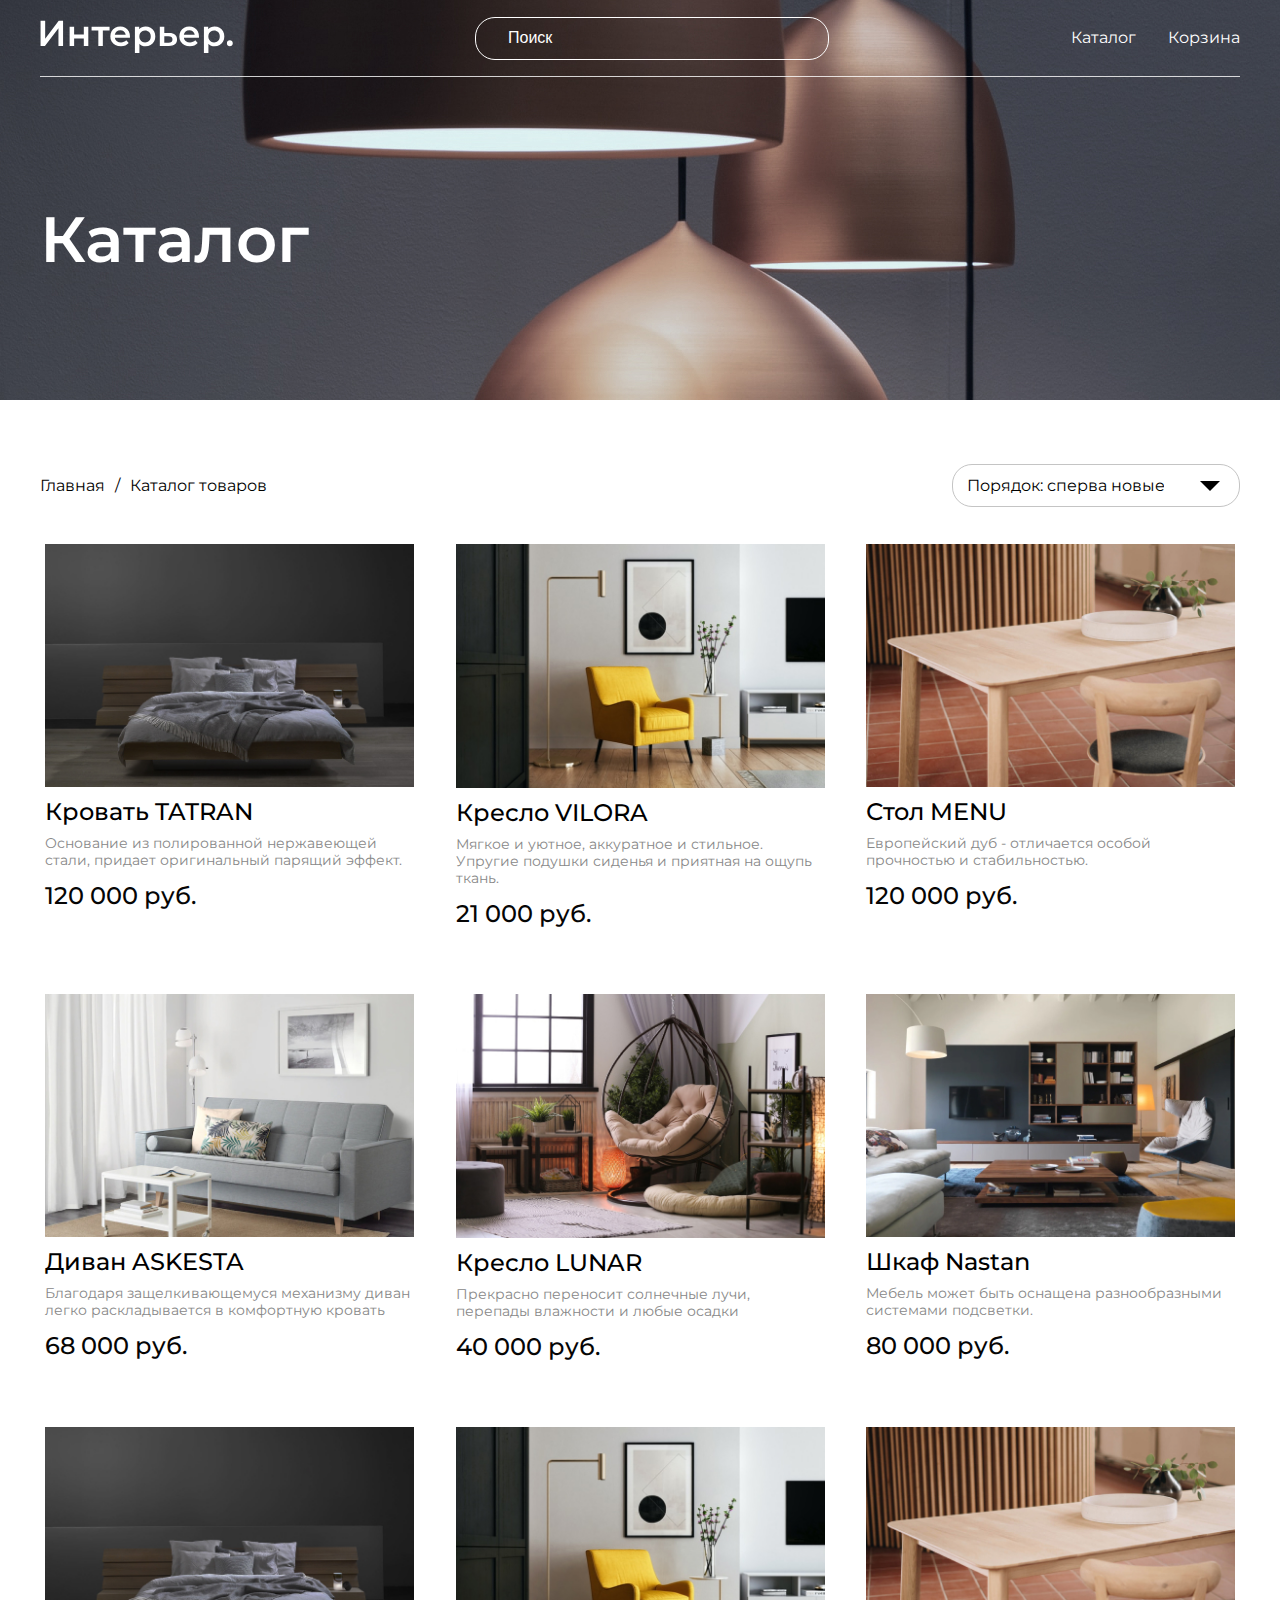
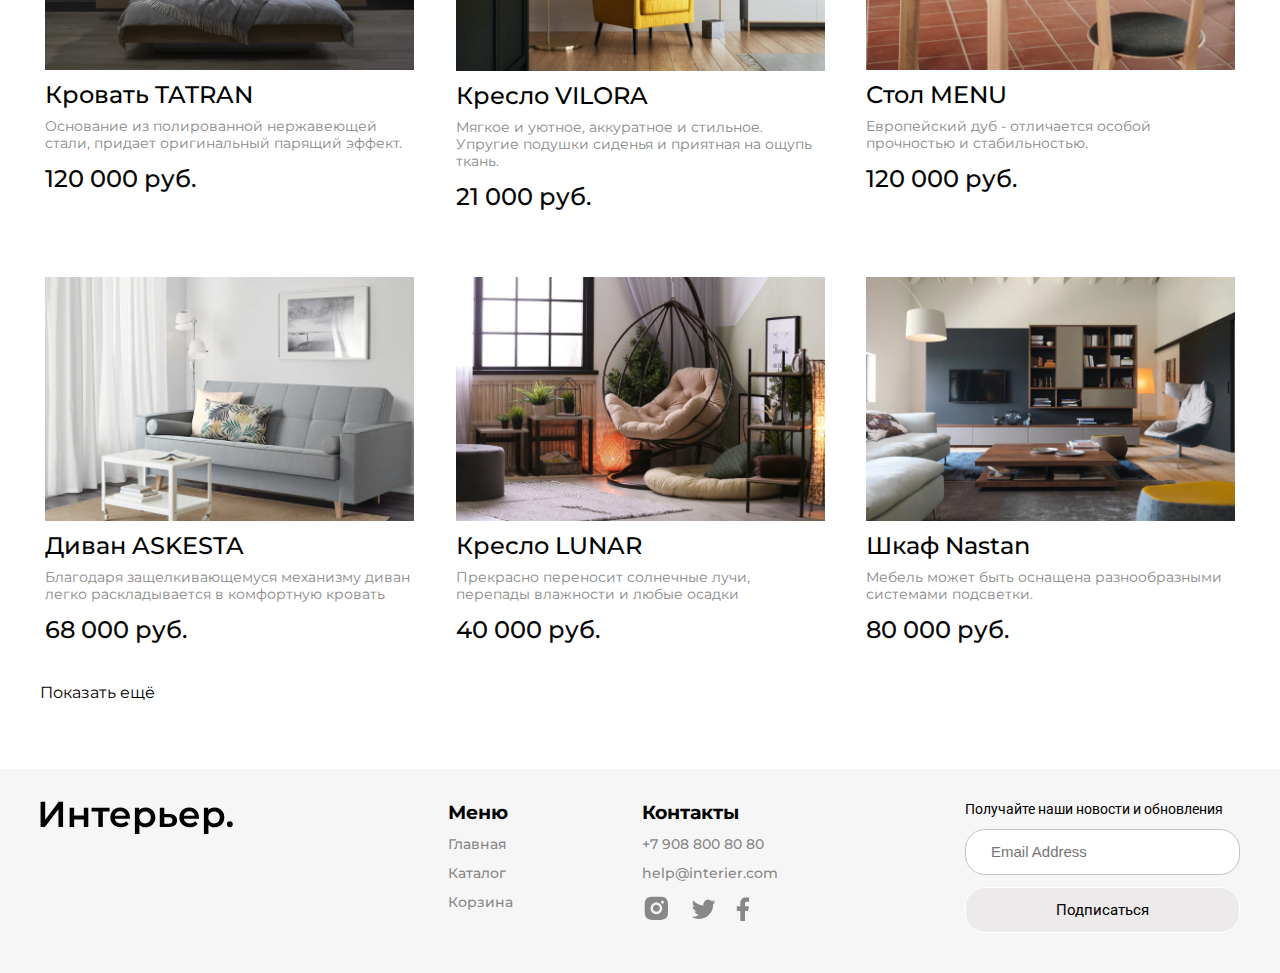
<file: catalog.html>
<!DOCTYPE html>
<html lang="ru">

<head>
	<meta charset="UTF-8">
	<meta http-equiv="X-UA-Compatible" content="IE=edge">
	<meta name="viewport" content="width=device-width, initial-scale=1.0">
	<title>Каталог</title>
	<link rel="preconnect" href="https://fonts.googleapis.com">
	<link rel="preconnect" href="https://fonts.gstatic.com" crossorigin>
	<link href="https://fonts.googleapis.com/css2?family=Montserrat:wght@400;500;600&family=Roboto&display=swap"
		rel="stylesheet">
	<link rel="stylesheet" href="style/style.css">
</head>

<body>
	<div class="top__catalog center">
		<header class="header">
			<a href="index.html">
				<img class="header__logo" src="img/logo.svg" alt="logo">
			</a>
			<input class="header__input" placeholder="Поиск" type="text">
			<nav class="menu">
				<a class="menu__link" href="catalog.html">Каталог</a>
				<a class="menu__link" href="cart.html">Корзина</a>
			</nav>
			<div class="menu-mobile">
				<a class="menu-mobile__link" href="#">
					<svg width="17" height="16" viewBox="0 0 17 16" fill="none" xmlns="http://www.w3.org/2000/svg">
						<path
							d="M2.7515 1.99141C1.59282 3.14838 0.918906 4.70363 0.867092 6.34023C0.815278 7.97682 1.38946 9.57159 2.47264 10.7995C3.55581 12.0275 5.06645 12.7962 6.69672 12.9491C8.29727 13.0991 9.89485 12.6444 11.1757 11.6766L14.5069 15.0085L14.5069 15.0085C14.5897 15.0914 14.6881 15.1571 14.7963 15.2019C14.9046 15.2468 15.0206 15.2698 15.1377 15.2698C15.2549 15.2698 15.3709 15.2468 15.4791 15.2019C15.5873 15.1571 15.6857 15.0914 15.7685 15.0085C15.8514 14.9257 15.9171 14.8274 15.9619 14.7191C16.0068 14.6109 16.0298 14.4949 16.0298 14.3777C16.0298 14.2606 16.0068 14.1446 15.9619 14.0363C15.9171 13.9281 15.8514 13.8298 15.7685 13.7469L15.7685 13.7469L12.4368 10.416C13.4021 9.13496 13.8547 7.53846 13.7038 5.93943C13.5501 4.31054 12.7816 2.80139 11.5547 1.719C10.3277 0.636623 8.73451 0.0623154 7.09916 0.11292C5.46381 0.163525 3.90917 0.835233 2.7515 1.99141ZM2.7515 1.99141L2.82216 2.06217L2.7515 1.99141ZM10.5895 3.25366C11.0271 3.68416 11.3751 4.19703 11.6135 4.76269C11.8518 5.32835 11.9758 5.93561 11.9783 6.54944C11.9808 7.16327 11.8618 7.77152 11.628 8.3391C11.3943 8.90669 11.0505 9.42238 10.6164 9.85642C10.1824 10.2905 9.66668 10.6343 9.09909 10.868C8.53151 11.1018 7.92326 11.2208 7.30943 11.2183C6.6956 11.2158 6.08834 11.0918 5.52268 10.8535C4.95702 10.6151 4.44415 10.2671 4.01365 9.82954C3.15334 8.95509 2.67341 7.77613 2.6784 6.54944C2.6834 5.32275 3.17291 4.14773 4.04032 3.28033C4.90772 2.41292 6.08274 1.92341 7.30943 1.91841C8.53612 1.91342 9.71508 2.39335 10.5895 3.25366Z"
							fill="white" stroke="white" stroke-width="0.2" />
					</svg>
				</a>
				<a class="menu-mobile__link" href="catalog.html">
					<svg width="20" height="21" viewBox="0 0 20 21" fill="none" xmlns="http://www.w3.org/2000/svg">
						<rect x="0.800537" y="0.900024" width="4.57143" height="4.57143" fill="white" />
						<rect x="0.800537" y="8.21436" width="4.57143" height="4.57143" fill="white" />
						<rect x="0.800537" y="15.5286" width="4.57143" height="4.57143" fill="white" />
						<rect x="8.11401" y="8.21436" width="4.57143" height="4.57143" fill="white" />
						<rect x="8.11401" y="15.5286" width="4.57143" height="4.57143" fill="white" />
						<rect x="8.11401" y="0.900024" width="4.57143" height="4.57143" fill="white" />
						<rect x="15.4285" y="8.21436" width="4.57143" height="4.57143" fill="white" />
						<rect x="15.4285" y="15.5286" width="4.57143" height="4.57143" fill="white" />
						<rect x="15.4285" y="0.900024" width="4.57143" height="4.57143" fill="white" />
					</svg>

				</a>
				<a class="menu-mobile__link" href="cart.html">
					<svg width="19" height="17" viewBox="0 0 19 17" fill="none" xmlns="http://www.w3.org/2000/svg">
						<path
							d="M11.5834 16.8333C12.1359 16.8333 12.6658 16.6138 13.0566 16.2231C13.4473 15.8324 13.6667 15.3025 13.6667 14.75C13.6667 14.1974 13.4473 13.6675 13.0566 13.2768C12.6658 12.8861 12.1359 12.6666 11.5834 12.6666C11.0309 12.6666 10.501 12.8861 10.1103 13.2768C9.71957 13.6675 9.50008 14.1974 9.50008 14.75C9.50008 15.3025 9.71957 15.8324 10.1103 16.2231C10.501 16.6138 11.0309 16.8333 11.5834 16.8333ZM4.29174 16.8333C4.84428 16.8333 5.37418 16.6138 5.76488 16.2231C6.15558 15.8324 6.37508 15.3025 6.37508 14.75C6.37508 14.1974 6.15558 13.6675 5.76488 13.2768C5.37418 12.8861 4.84428 12.6666 4.29174 12.6666C3.73921 12.6666 3.20931 12.8861 2.81861 13.2768C2.4279 13.6675 2.20841 14.1974 2.20841 14.75C2.20841 15.3025 2.4279 15.8324 2.81861 16.2231C3.20931 16.6138 3.73921 16.8333 4.29174 16.8333ZM17.873 2.16975C18.133 2.16136 18.3796 2.05217 18.5606 1.86525C18.7416 1.67834 18.8428 1.42836 18.8428 1.16819C18.8428 0.908013 18.7416 0.658037 18.5606 0.471123C18.3796 0.28421 18.133 0.175013 17.873 0.166626H16.674C15.7345 0.166626 14.922 0.818709 14.7178 1.73538L13.4126 7.61246C13.2084 8.52912 12.3959 9.18121 11.4563 9.18121H3.63133L2.12924 3.17079H11.8636C12.1212 3.15904 12.3644 3.04844 12.5425 2.86199C12.7206 2.67555 12.82 2.42761 12.82 2.16975C12.82 1.91189 12.7206 1.66395 12.5425 1.47751C12.3644 1.29106 12.1212 1.18046 11.8636 1.16871H2.12924C1.82473 1.16862 1.5242 1.23796 1.25051 1.37145C0.976816 1.50495 0.737162 1.69909 0.549763 1.93911C0.362364 2.17913 0.232155 2.45872 0.169035 2.75662C0.105913 3.05452 0.111544 3.36289 0.185495 3.65829L1.68758 9.66662C1.79586 10.1002 2.046 10.485 2.39821 10.7601C2.75042 11.0351 3.18447 11.1844 3.63133 11.1843H11.4563C12.368 11.1845 13.2524 10.8736 13.9636 10.3032C14.6748 9.73275 15.1701 8.93681 15.3678 8.04683L16.674 2.16975H17.873Z"
							fill="white" />
					</svg>

				</a>
			</div>
		</header>
		<h1 class="top__title title-catalog">Каталог</h1>
	</div>
	<div class="menu__box center">
		<nav class="menu__catalog center">
			<a class="menu__link_catalog" href="index.html">Главная</a>
			<a class="menu__link_catalog" href="#">Каталог товаров</a>
		</nav>
		<div class="menu-mobile">
			<a class="menu-mobile__link" href="#">
			</a>
			<a class="menu-mobile__link" href="catalog.html">
			</a>
			<a class="menu-mobile__link" href="cart.html">
			</a>
		</div>
		<div class="select__wrapper">
			<select name="select-cotegory" class="select center">
				<option class="option" value="1">Порядок: сперва новые</option>
				<option class="option" value="2">Порядок: сперва дорогие</option>
				<option class="option" value="3">Порядок: сперва дешевые</option>
			</select>
		</div>
	</div>
	<div class="product center">
		<section class="product__content">
			<div class="product__column">
				<div class="product__item">
					<img class="item-product__image" src="img/catalog/catalog-1.jpg" alt="Кровать TATRAN">
					<a href="#">
						<div class="item-product__title">Кровать TATRAN</div>
					</a>
					<p class="item-product__text">Основание из полированной нержавеющей стали, придает оригинальный
						парящий эффект.</p>
					<div class="product__box-price">
						<span class="product__price price">120 000 руб.</span>
					</div>
				</div>
				<div class="product__item">
					<img class="item-product__image" src="img/catalog/catalog-2.jpg" alt="Кресло VILORA">
					<a href="#">
						<div class="item-product__title">Кресло VILORA</div>
					</a>
					<p class="item-product__text">Мягкое и уютное, аккуратное и стильное. Упругие подушки сиденья и
						приятная на ощупь ткань. </p>
					<div class="product__box-price">
						<span class="product__price price">21 000 руб.</span>
					</div>
				</div>
				<div class="product__item">
					<img class="item-product__image" src="img/catalog/catalog-3.jpg" alt="Стол MENU">
					<a href="#">
						<div class="item-product__title">Стол MENU</div>
					</a>
					<p class="item-product__text">Европейский дуб - отличается особой прочностью и стабильностью.</p>
					<div class="product__box-price">
						<span class="product__price price">120 000 руб.</span>
					</div>
				</div>
				<div class="product__item">
					<img class="item-product__image" src="img/catalog/catalog-4.jpg" alt="Диван ASKESTA">
					<a href="#">
						<div class="item-product__title">Диван ASKESTA</div>
					</a>
					<p class="item-product__text">Благодаря защелкивающемуся механизму диван легко раскладывается в
						комфортную кровать</p>
					<div class="product__box-price">
						<span class="product__price price">68 000 руб.</span>
					</div>
				</div>
				<div class="product__item">
					<img class="item-product__image" src="img/catalog/catalog-5.jpg" alt="Кресло LUNAR">
					<a href="#">
						<div class="item-product__title">Кресло LUNAR</div>
					</a>
					<p class="item-product__text">Прекрасно переносит солнечные лучи, перепады влажности и любые осадки
					</p>
					<div class="product__box-price">
						<span class="product__price price">40 000 руб.</span>
					</div>
				</div>
				<div class="product__item">
					<img class="item-product__image" src="img/catalog/catalog-6.jpg" alt="Шкаф Nastan">
					<a href="#">
						<div class="item-product__title">Шкаф Nastan</div>
					</a>
					<p class="item-product__text">Мебель может быть оснащена разнообразными системами подсветки.</p>
					<div class="product__box-price">
						<span class="product__price price">80 000 руб.</span>
					</div>
				</div>
				<div class="product__item">
					<img class="item-product__image" src="img/catalog/catalog-1.jpg" alt="Кровать TATRAN">
					<a href="#">
						<div class="item-product__title">Кровать TATRAN</div>
					</a>
					<p class="item-product__text">Основание из полированной нержавеющей стали, придает оригинальный
						парящий эффект.</p>
					<div class="product__box-price">
						<span class="product__price price">120 000 руб.</span>
					</div>
				</div>
				<div class="product__item">
					<img class="item-product__image" src="img/catalog/catalog-2.jpg" alt="Кресло VILORA">
					<a href="#">
						<div class="item-product__title">Кресло VILORA</div>
					</a>
					<p class="item-product__text">Мягкое и уютное, аккуратное и стильное. Упругие подушки сиденья и
						приятная на ощупь ткань. </p>
					<div class="product__box-price">
						<span class="product__price price">21 000 руб.</span>
					</div>
				</div>
				<div class="product__item">
					<img class="item-product__image" src="img/catalog/catalog-3.jpg" alt="Стол MENU">
					<a href="#">
						<div class="item-product__title">Стол MENU</div>
					</a>
					<p class="item-product__text">Европейский дуб - отличается особой прочностью и стабильностью.</p>
					<div class="product__box-price">
						<span class="product__price price">120 000 руб.</span>
					</div>
				</div>
				<div class="product__item">
					<img class="item-product__image" src="img/catalog/catalog-4.jpg" alt="Диван ASKESTA">
					<a href="#">
						<div class="item-product__title">Диван ASKESTA</div>
					</a>
					<p class="item-product__text">Благодаря защелкивающемуся механизму диван легко раскладывается в
						комфортную кровать</p>
					<div class="product__box-price">
						<span class="product__price price">68 000 руб.</span>
					</div>
				</div>
				<div class="product__item">
					<img class="item-product__image" src="img/catalog/catalog-5.jpg" alt="Кресло LUNAR">
					<a href="#">
						<div class="item-product__title">Кресло LUNAR</div>
					</a>
					<p class="item-product__text">Прекрасно переносит солнечные лучи, перепады влажности и любые осадки
					</p>
					<div class="product__box-price">
						<span class="product__price price">40 000 руб.</span>
					</div>
				</div>
				<div class="product__item">
					<img class="item-product__image" src="img/catalog/catalog-6.jpg" alt="Шкаф Nastan">
					<a href="#">
						<div class="item-product__title">Шкаф Nastan</div>
					</a>
					<p class="item-product__text">Мебель может быть оснащена разнообразными системами подсветки.</p>
					<div class="product__box-price">
						<span class="product__price price">80 000 руб.</span>
					</div>
				</div>
			</div>
		</section>
	</div>
	<div class="menu__bottom">
		<nav class="menu__catalog center">
			<a class="menu__link-bottom" href="#">Показать ещё</a>
		</nav>
	</div>
	<footer class="footer center">
		<a href="index.html" class="footer__logo"><img src="img/logo-footer.svg" alt=""></a>
		<div class="footer__content">
			<div class="footer__info">
				<nav class="footer__item">
					<h3>Меню</h3>
					<a class="footer__menu-link" href="index.html">Главная</a>
					<a class="footer__menu-link" href="catalog.html">Каталог</a>
					<a class="footer__menu-link" href="cart.html">Корзина</a>
				</nav>
				<div class="footer__item">
					<h3>Контакты</h3>
					<a class="footer__menu-link" href="tel:+79088008080">+7 908 800 80 80</a>
					<a class="footer__menu-link" href="mailto:help@interier.com">help@interier.com</a>
					<div class="footer__icons">
						<a href="#"><svg width="29" height="29" viewBox="0 0 29 29" fill="#888888"
								xmlns="http://www.w3.org/2000/svg">
								<path
									d="M14.3594 2.63733C17.5292 2.63733 17.9247 2.649 19.1684 2.70733C20.4109 2.76566 21.2567 2.9605 22.001 3.24983C22.771 3.54616 23.4197 3.9475 24.0684 4.595C24.6616 5.17821 25.1207 5.88368 25.4135 6.66233C25.7017 7.4055 25.8977 8.2525 25.956 9.495C26.0109 10.7387 26.026 11.1342 26.026 14.304C26.026 17.4738 26.0144 17.8693 25.956 19.113C25.8977 20.3555 25.7017 21.2013 25.4135 21.9457C25.1215 22.7247 24.6624 23.4304 24.0684 24.013C23.485 24.606 22.7796 25.065 22.001 25.3582C21.2579 25.6463 20.4109 25.8423 19.1684 25.9007C17.9247 25.9555 17.5292 25.9707 14.3594 25.9707C11.1895 25.9707 10.794 25.959 9.55038 25.9007C8.30788 25.8423 7.46204 25.6463 6.71771 25.3582C5.93876 25.0659 5.23316 24.6068 4.65038 24.013C4.05702 23.4299 3.59796 22.7244 3.30521 21.9457C3.01588 21.2025 2.82104 20.3555 2.76271 19.113C2.70788 17.8693 2.69271 17.4738 2.69271 14.304C2.69271 11.1342 2.70438 10.7387 2.76271 9.495C2.82104 8.25133 3.01588 7.40666 3.30521 6.66233C3.59715 5.88321 4.05632 5.17754 4.65038 4.595C5.23333 4.00143 5.93888 3.54235 6.71771 3.24983C7.46204 2.9605 8.30671 2.76566 9.55038 2.70733C10.794 2.6525 11.1895 2.63733 14.3594 2.63733ZM14.3594 8.47066C12.8123 8.47066 11.3286 9.08524 10.2346 10.1792C9.14063 11.2732 8.52604 12.7569 8.52604 14.304C8.52604 15.8511 9.14063 17.3348 10.2346 18.4288C11.3286 19.5227 12.8123 20.1373 14.3594 20.1373C15.9065 20.1373 17.3902 19.5227 18.4842 18.4288C19.5781 17.3348 20.1927 15.8511 20.1927 14.304C20.1927 12.7569 19.5781 11.2732 18.4842 10.1792C17.3902 9.08524 15.9065 8.47066 14.3594 8.47066ZM21.9427 8.179C21.9427 7.79222 21.7891 7.42129 21.5156 7.1478C21.2421 6.87431 20.8712 6.72066 20.4844 6.72066C20.0976 6.72066 19.7267 6.87431 19.4532 7.1478C19.1797 7.42129 19.026 7.79222 19.026 8.179C19.026 8.56577 19.1797 8.9367 19.4532 9.21019C19.7267 9.48368 20.0976 9.63733 20.4844 9.63733C20.8712 9.63733 21.2421 9.48368 21.5156 9.21019C21.7891 8.9367 21.9427 8.56577 21.9427 8.179ZM14.3594 10.804C15.2876 10.804 16.1779 11.1727 16.8343 11.8291C17.4906 12.4855 17.8594 13.3757 17.8594 14.304C17.8594 15.2323 17.4906 16.1225 16.8343 16.7789C16.1779 17.4352 15.2876 17.804 14.3594 17.804C13.4311 17.804 12.5409 17.4352 11.8845 16.7789C11.2281 16.1225 10.8594 15.2323 10.8594 14.304C10.8594 13.3757 11.2281 12.4855 11.8845 11.8291C12.5409 11.1727 13.4311 10.804 14.3594 10.804Z" />
							</svg>
						</a>
						<a href="#"><svg width="25" height="20" viewBox="0 0 25 20" fill="#888888"
								xmlns="http://www.w3.org/2000/svg">
								<path
									d="M24.5117 2.86128C23.6211 3.25525 22.6765 3.514 21.7094 3.62894C22.7288 3.01928 23.4917 2.05979 23.8561 0.929276C22.8994 1.49861 21.8506 1.89761 20.7574 2.11344C20.0231 1.32779 19.0498 0.806733 17.9888 0.631292C16.9279 0.45585 15.8387 0.635849 14.8905 1.1433C13.9424 1.65076 13.1885 2.45724 12.746 3.43737C12.3035 4.4175 12.1973 5.51635 12.4437 6.56311C10.5037 6.46587 8.60579 5.96172 6.87324 5.08338C5.14068 4.20505 3.61222 2.97217 2.38707 1.46478C1.95341 2.20964 1.72551 3.05637 1.72673 3.91828C1.72673 5.60994 2.58773 7.10444 3.89673 7.97944C3.12208 7.95506 2.36447 7.74585 1.68707 7.36928V7.42994C1.6873 8.55659 2.07716 9.6485 2.79056 10.5205C3.50395 11.3925 4.49696 11.991 5.60123 12.2144C4.88212 12.4093 4.12809 12.438 3.39623 12.2984C3.70758 13.2682 4.31441 14.1163 5.13176 14.7241C5.94911 15.3318 6.93605 15.6687 7.9544 15.6876C6.94229 16.4825 5.78344 17.0701 4.54409 17.4168C3.30475 17.7635 2.00922 17.8626 0.731567 17.7083C2.96188 19.1426 5.55818 19.9041 8.2099 19.9016C17.1851 19.9016 22.0932 12.4664 22.0932 6.01828C22.0932 5.80828 22.0874 5.59594 22.0781 5.38828C23.0334 4.69781 23.8579 3.84247 24.5129 2.86244L24.5117 2.86128Z" />
							</svg>
						</a>
						<a href="#"><svg width="14" height="24" viewBox="0 0 14 24" fill="#888888"
								xmlns="http://www.w3.org/2000/svg">
								<path
									d="M8.9893 13.9838H11.906L13.0726 9.31714H8.9893V6.98381C8.9893 5.78214 8.9893 4.65047 11.3226 4.65047H13.0726V0.730472C12.6923 0.680305 11.2561 0.567139 9.73947 0.567139C6.57197 0.567139 4.32263 2.50031 4.32263 6.05047V9.31714H0.822632V13.9838H4.32263V23.9005H8.9893V13.9838Z" />
							</svg></a>
					</div>
				</div>
			</div>
			<form class="footer__form" action="#">
				<p class="footer__text">Получайте наши новости и обновления</p>
				<input class="footer__input" placeholder="Email Address" type="email">
				<button class="footer__button button">Подписаться</button>
			</form>
		</div>
	</footer>
</body>

</html>
</file>
<file: style/style.css>
@charset "UTF-8";
/*--------Обнуление----------*/
* {
  margin: 0;
  padding: 0;
}

body {
  font-family: "Montserrat";
}

a {
  text-decoration: none;
}

.center {
  padding-left: calc(50% - 600px);
  padding-right: calc(50% - 600px);
}

.price {
  font-weight: 500;
  font-size: 24px;
  line-height: 29px;
  color: #050505;
  margin: 0 32px 0 0;
}

.button {
  display: flex;
  align-items: center;
  justify-content: center;
  font-weight: 400;
  font-size: 14px;
  line-height: 17px;
  color: #000000;
  background: transparent;
  background: rgba(222, 215, 215, 0.41);
  border-radius: 20px;
  border: 1px solid #000000;
  height: 46px;
  width: 275px;
  transition: all 0.3s;
}

.button:active {
  position: relative;
  top: 1px;
}

/*---------------top----------------- */
.top {
  height: 735px;
  background-image: url(../img/top/topbgi.jpg);
  background-size: cover;
  background-repeat: no-repeat;
  background-position: center;
}

.header {
  height: 76px;
  display: flex;
  justify-content: space-between;
  align-content: center;
  align-items: center;
  flex-wrap: wrap;
  border-bottom: 0.5px solid rgba(255, 255, 255, 0.8);
}

.header__input {
  outline: none;
  color: #FFFFFF;
  width: 288px;
  height: 41px;
  border: 1px solid #FFFFFF;
  border-radius: 20px;
  padding: 0 32px;
  background: transparent;
  font-style: normal;
  font-weight: 400;
  font-size: 16px;
  line-height: 20px;
  transition: border-color 0.2s ease;
}

.header__input:hover {
  color: rgba(106, 105, 105, 0.6);
}

.header__input::-moz-placeholder {
  color: #FFFFFF;
}

.header__input:-ms-input-placeholder {
  color: #FFFFFF;
}

.header__input::placeholder {
  color: #FFFFFF;
}

.menu {
  display: flex;
  gap: 32px;
}
.menu-mobile {
  display: none;
}

.menu__link {
  font-weight: 400;
  font-size: 16px;
  line-height: 20px;
  color: #FFFFFF;
}

.menu__link:hover {
  text-decoration: underline;
}

.top__content {
  color: #FFFFFF;
}

.top__title {
  font-weight: 600;
  font-size: 64px;
  line-height: 70px;
  margin: 64px 0 16px 0;
  max-width: 792px;
}

.top__subtitle {
  font-size: 24px;
  line-height: 32px;
  margin: 0 0 16px 0;
}

.top__link {
  font-size: 16px;
  line-height: 24px;
  color: #FFFFFF;
}

.top__link:hover {
  -webkit-text-decoration-line: underline;
          text-decoration-line: underline;
}

/*---------------for__box----------------- */
.for__box {
  padding-top: 64px;
}

.for {
  display: grid;
  gap: 32px;
  grid-template-columns: repeat(12, 1fr);
}

.for__item {
  height: 415px;
  grid-column: span 4;
  text-align: center;
  font-style: normal;
  font-weight: 600;
  font-size: 34px;
  line-height: 41px;
  color: #FFFFFF;
  display: flex;
  align-items: center;
  justify-content: center;
  padding: 5px;
  transition: all 0.3s;
  box-sizing: border-box;
}

.for__item:hover {
  box-shadow: 0 0 5px rgb(164, 164, 164);
  transform: scale(1.05);
}

.for__item_big {
  grid-column: span 6;
}

.for__item_1 {
  background-image: url(../img/for/for-1.jpg);
  background-size: cover;
}

.for__item_2 {
  background-image: url(../img/for/for-2.jpg);
  background-size: cover;
}

.for__item_3 {
  background-image: url(../img/for/for-3.jpg);
  background-size: cover;
}

.for__item_4 {
  background-image: url(../img/for/for-4.jpg);
  background-size: cover;
}

.for__item_5 {
  background-image: url(../img/for/for-5.jpg);
  background-size: cover;
}

/*---------------offers----------------- */
.offers {
  padding-top: 64px;
}

.offers__title {
  font-weight: 600;
  font-size: 48px;
  line-height: 59px;
  color: #000000;
  margin: 0 0 32px 0;
}

.title {
  font-weight: 600;
  font-size: 48px;
  line-height: 59px;
  color: #000000;
  margin: 0 0 30px 0;
}

.offers__column {
  display: flex;
  flex-wrap: wrap;
  gap: 32px;
  justify-content: space-between;
}

.offers__item {
  transition: all 0.3s;
  width: 378px;
  display: flex;
  flex-direction: column;
}

.offers__item:hover {
  box-shadow: 0 0 5px rgb(164, 164, 164);
  transform: scale(1.05);
}

.item-offers__image {
  width: 100%;
}

.item-offers__title {
  font-style: normal;
  font-weight: 500;
  font-size: 24px;
  line-height: 29px;
  color: #000000;
  margin: 10px 0 9px 0;
}

.item-offers__text {
  font-weight: 400;
  font-size: 14px;
  line-height: 17px;
  color: #888888;
  margin: 0 0 12px 0;
}

.offers__box-price {
  gap: 32px;
}

.price-old {
  font-weight: 500;
  font-size: 24px;
  line-height: 29px;
  -webkit-text-decoration-line: line-through;
          text-decoration-line: line-through;
  color: #888888;
}

/*---------------product----------------- */
.product__title {
  margin: 72px 0 32px 0;
}

.product__column {
  display: flex;
  justify-content: space-between;
  flex-wrap: wrap;
  row-gap: 56px;
}

.product__item {
  transition: all 0.3s;
  display: flex;
  flex-direction: column;
  width: 379px;
  padding: 5px;
  box-sizing: border-box;
}

.product__item:hover {
  box-shadow: 0 0 5px rgb(164, 164, 164);
  transform: scale(1.05);
}

.item-product__title {
  font-weight: 500;
  font-size: 24px;
  line-height: 29px;
  color: #000000;
  margin: 10px 0 9px 0;
}

.item-product__text {
  font-weight: 400;
  font-size: 14px;
  line-height: 17px;
  color: #888888;
  margin: 0 0 12px 0;
}

.product__cotolog {
  margin: 39px 0 64px 0;
}

.product__link {
  font-weight: 400;
  font-size: 16px;
  line-height: 24px;
  color: #000000;
}

.product__link:hover {
  -webkit-text-decoration-line: underline;
          text-decoration-line: underline;
}

.product__more {
  display: none;
}

/*---------------catalog----------------- */
.top__catalog {
  height: 400px;
  background-image: url(../img/top/catalog-top.jpg);
  background-size: cover;
  background-image: no-repeat;
  background-position: center;
}

.menu__link_catalog {
  font-style: normal;
  font-weight: 400;
  font-size: 16px;
  line-height: 32px;
  color: #000000;
}

.menu__link_catalog:not(:last-child)::after {
  content: "/";
  margin: 0 10px 0 10px;
}

.menu__link_catalog:hover {
  text-decoration: underline;
}

.menu__box {
  display: flex;
  flex-direction: row;
  flex-wrap: wrap;
  justify-content: space-between;
  align-items: center;
  margin-top: 64px;
  margin-bottom: 32px;
}

.menu__catalog {
  display: flex;
  align-items: center;
}

.title-catalog {
  margin: 127px 0 126px 0;
  font-style: normal;
  font-weight: 600;
  font-size: 64px;
  line-height: 70px;
  color: #FFFFFF;
}

.select__wrapper {
  width: 288px;
  position: relative;
}

.select__wrapper::after {
  content: "";
  display: block;
  width: 0;
  height: 0;
  border-style: solid;
  border-width: 10px 10px 0 10px;
  border-color: rgb(0, 0, 0) transparent transparent transparent;
  position: absolute;
  top: 40%;
  right: 20px;
  z-index: 1;
  pointer-events: none;
}

.select {
  width: 100%;
  font-family: inherit;
  color: #000000;
  font-style: normal;
  font-weight: 400;
  font-size: 16px;
  line-height: 20px;
  transition: all 0.3s;
  appearance: none;
  -moz-appearance: none;
  -webkit-appearance: none;
  border: 1px solid #C4C4C4;
  border-radius: 20px;
  background-color: #FFFFFF;
  outline: none;
  padding: 11px 75px 10px 14px;
}

.select:hover {
  box-shadow: 2px 2px 1px 2px rgb(190, 185, 185);
}

.option {
  font-style: normal;
  font-weight: 400;
  font-size: 16px;
  line-height: 20px;
  color: #000000;
}

.menu__link-bottom {
  margin: 32px 0 0 0;
  font-style: normal;
  font-weight: 400;
  font-size: 16px;
  line-height: 24px;
  color: #000000;
}

.menu__link-bottom:hover {
  -webkit-text-decoration-line: underline;
          text-decoration-line: underline;
}

.menu__bottom {
  margin: 0 0 64px 0;
}

/*---------------footer---------------- */
.footer {
  padding-top: 32px;
  padding-bottom: 40px;
  background: #F7F6F6;
  display: flex;
  justify-content: space-between;
  flex-wrap: wrap;
}

.footer__content {
  width: 792px;
  display: flex;
  justify-content: space-between;
  flex-wrap: wrap;
}

.footer__info {
  display: flex;
  gap: 129px;
}

.footer__item {
  display: flex;
  flex-direction: column;
  gap: 12px;
}

.footer__item a {
  font-style: normal;
  font-weight: 500;
  font-size: 14px;
  line-height: 17px;
  color: #888888;
}

.footer__menu-link:hover {
  -webkit-text-decoration-line: underline;
          text-decoration-line: underline;
  color: #000000;
}

.footer__icons {
  display: flex;
  align-items: center;
  gap: 20px;
  transition: all 0.3s;
  box-sizing: border-box;
}

.footer__icons a:hover {
  transform: scale(1.05);
}

.footer__icons svg:hover {
  fill: #000000;
}

.footer__form {
  display: flex;
  flex-direction: column;
  gap: 12px;
}

.footer__text {
  font-family: "Roboto";
  font-style: normal;
  font-weight: 400;
  font-size: 14px;
  line-height: 16px;
  color: #000000;
}

.footer__text p {
  font-weight: 400;
  font-size: 12px;
  line-height: 15px;
  color: #000000;
  margin-bottom: 4px;
}

.footer__input {
  outline: none;
  background: #FFFFFF;
  border: 1px solid #C4C4C4;
  border-radius: 20px;
  font-style: normal;
  font-weight: 400;
  font-size: 15px;
  line-height: 18px;
  color: #C4C4C4;
  padding: 13px 25px;
  transition: all 0.3s;
}

.footer__input:hover {
  box-shadow: 2px 2px 2px 2px rgb(190, 185, 185);
}

.footer__button {
  font-family: "Roboto";
  font-style: normal;
  font-weight: 400;
  font-size: 15px;
  line-height: 18px;
  color: #000000;
  background: rgba(222, 215, 215, 0.41);
  border: 1px solid #FFFFFF;
  border-radius: 20px;
}

.footer__button:hover {
  background: #000000;
  color: #FFFFFF;
}

@-webkit-keyframes heartbeat {
  from {
    transform: scale(1);
    transform-origin: center center;
    -webkit-animation-timing-function: ease-out;
    animation-timing-function: ease-out;
  }
  10% {
    transform: scale(0.91);
    -webkit-animation-timing-function: ease-in;
    animation-timing-function: ease-in;
  }
  17% {
    transform: scale(0.98);
    -webkit-animation-timing-function: ease-out;
    animation-timing-function: ease-out;
  }
  33% {
    transform: scale(0.87);
    -webkit-animation-timing-function: ease-in;
    animation-timing-function: ease-in;
  }
  45% {
    transform: scale(1);
    -webkit-animation-timing-function: ease-out;
    animation-timing-function: ease-out;
  }
}
@keyframes heartbeat {
  from {
    transform: scale(1);
    transform-origin: center center;
    -webkit-animation-timing-function: ease-out;
    animation-timing-function: ease-out;
  }
  10% {
    transform: scale(0.91);
    -webkit-animation-timing-function: ease-in;
    animation-timing-function: ease-in;
  }
  17% {
    transform: scale(0.98);
    -webkit-animation-timing-function: ease-out;
    animation-timing-function: ease-out;
  }
  33% {
    transform: scale(0.87);
    -webkit-animation-timing-function: ease-in;
    animation-timing-function: ease-in;
  }
  45% {
    transform: scale(1);
    -webkit-animation-timing-function: ease-out;
    animation-timing-function: ease-out;
  }
}
.top-cart {
  height: 400px;
  background-image: url(../img/cart/topcart.jpg);
  background-size: cover;
  background-image: no-repeat;
  background-position: center;
}
.top-cart .heding-title {
  font-style: normal;
  font-weight: 600;
  font-size: 64px;
  line-height: 70px;
  color: #FFFFFF;
  margin: 127px 0 0 0;
}

.cart {
  display: grid;
  grid-template-columns: repeat(12, 1fr);
  gap: 32px;
  margin: 64px 0 0 0;
}
.cart__content {
  grid-column: span 8;
}
.cart__image {
  max-height: 173px;
}
.cart__name-box {
  display: flex;
  justify-content: space-between;
  margin: 0 0 14px 0;
}
.cart__name {
  font-style: normal;
  font-weight: 400;
  font-size: 16px;
  line-height: 20px;
  color: #000000;
}
.cart__item {
  margin: 25px 0 0 0;
  display: flex;
  box-sizing: border-box;
  justify-content: space-between;
  align-items: flex-start;
  border-top: 0.5px solid #CACDD8;
  padding: 25px 0 0 0;
}
.cart__left {
  display: flex;
  gap: 32px;
  margin: 0 0 50px 0;
}
.cart__info {
  display: flex;
  flex-direction: column;
  width: 276px;
  gap: 14px;
}
.cart .item__title {
  font-weight: 500;
  font-size: 24px;
  line-height: 29px;
  color: #000000;
}
.cart .item__text {
  font-style: normal;
  font-weight: 400;
  font-size: 14px;
  line-height: 17px;
  color: #888888;
}
.cart .item__price {
  font-style: normal;
  font-weight: 500;
  font-size: 16px;
  line-height: 20px;
  display: flex;
  align-items: center;
  text-align: center;
  color: #050505;
}
.cart__link {
  font-style: normal;
  font-weight: 400;
  font-size: 14px;
  line-height: 210%;
  color: #000000;
  margin: 0 30px 0 0;
}
.cart__button {
  width: 200px;
  height: 37px;
}
.cart__link:hover {
  text-decoration: underline;
}
.cart__form {
  background: #F7F6F6;
  border-radius: 20px;
  grid-column: span 4;
  height: 556px;
  width: 376px;
  display: flex;
  flex-direction: column;
  align-items: center;
}
.cart .input {
  background: #F7F6F6;
  border-radius: 6px;
  text-align: center;
  border: none;
  width: 71px;
  height: 51px;
  font-style: normal;
  font-weight: 600;
  font-size: 14px;
  line-height: 210%;
  color: #000000;
}
.cart .form {
  width: 288px;
  display: flex;
  flex-direction: column;
  align-items: center;
}
.cart .form__title {
  margin: 43px 0 35px 0;
  text-align: center;
  font-style: normal;
  font-weight: 600;
  font-size: 24px;
  line-height: 36px;
  color: #000000;
}
.cart .form__button {
  width: 290px;
  font-style: normal;
  font-weight: 400;
  font-size: 16px;
  line-height: 20px;
  color: #000000;
  padding: 10px 20px;
  background: transparent;
  transition: all 0.3s;
  -webkit-animation: heartbeat 1.5s steps(2, end) 3s 2 both;
          animation: heartbeat 1.5s steps(2, end) 3s 2 both;
}
.cart .form__button:hover {
  background: #000000;
  color: #FFFFFF;
}
.cart .form__input {
  width: 288px;
  border: none;
  background: transparent;
  border-bottom: 1px solid #CACDD8;
}
.cart .form__input:active,
.cart .form :hover,
.cart .form :focus {
  outline: none;
}
.cart .form__input::-moz-placeholder {
  font-style: normal;
  font-weight: 400;
  font-size: 14px;
  line-height: 17px;
  color: #000000;
}
.cart .form__input:-ms-input-placeholder {
  font-style: normal;
  font-weight: 400;
  font-size: 14px;
  line-height: 17px;
  color: #000000;
}
.cart .form__input::placeholder {
  font-style: normal;
  font-weight: 400;
  font-size: 14px;
  line-height: 17px;
  color: #000000;
}
.cart .form__input:not(:nth-child(3)) {
  margin: 0 0 41px 0;
}
.cart .form__final-price {
  font-style: normal;
  font-weight: 400;
  font-size: 24px;
  line-height: 29px;
  color: #000000;
  margin: 64px 0 12px 0;
}
.cart .form__final-price span {
  font-weight: 500;
}
.cart__buttons {
  display: flex;
  font-size: 14px;
  line-height: 17px;
}
.cart__button {
  background: transparent;
  margin: 0 7px 0 0;
}
.cart__button:hover {
  background: #000000;
  color: #FFFFFF;
}
.cart__button_black:hover {
  background: #000000;
  color: #FFFFFF;
}

@media (max-width: 1024px) {
  .button {
    transition: all 0.3s;
  }
  .button:active {
    position: relative;
    top: 1px;
  }
  .center {
    padding-left: calc(50% - 393px);
    padding-right: calc(50% - 393px);
  }
  .for__item {
    gap: 32px;
    height: 265px;
  }
  .for__item_big {
    height: 268px;
  }
  .offers__column {
    -moz-column-gap: 29px;
         column-gap: 29px;
    row-gap: 39px;
  }
  .product__column {
    row-gap: 39px;
  }
  .product__cotolog {
    margin-top: 41px;
  }
  .footer__logo {
    display: none;
  }
  .footer__button {
    width: 268px;
  }
  .select {
    padding: 10px 14px;
  }
  .cart {
    grid-template-columns: repeat(8, 1fr);
    row-gap: 64px;
  }
  .cart__buttons {
    display: flex;
  }
  .cart__button {
    background: transparent;
    border-radius: 50px;
    width: 200px;
    height: 37px;
    font-size: 14px;
    line-height: 17px;
    margin-right: 7px;
  }
}
@media (min-width: 768px) and (max-width: 833px) {
  .center {
    padding-left: 24px;
    padding-right: 24px;
  }
  .header__input {
    width: 200px;
  }
  .offers__item {
    width: 345px;
  }
  .offers__title {
    font-size: 44px;
    line-height: 55px;
  }
  .offers__price {
    font-size: 22px;
    line-height: 22px;
  }
  .product__item {
    width: 345px;
  }
}
@media (max-width: 767px) {
  .center {
    padding: 0 16px;
  }
  .header {
    border-bottom: none;
    padding-top: 32px;
  }
  .header__logo {
    width: 99px;
  }
  .header__input {
    display: none;
  }
  .menu {
    display: none;
  }
  .menu-mobile {
    display: block;
    display: flex;
    gap: 32px;
    align-items: center;
  }
  .top__content {
    display: flex;
    flex-direction: column;
    align-items: center;
  }
  .top__title {
    text-align: center;
    font-size: 48px;
    line-height: 59px;
  }
  .top__subtitle {
    font-size: 16px;
    line-height: 32px;
  }
  .top____link {
    font-size: 14px;
    line-height: 24px;
  }
  .for__title {
    font-size: 24px;
    line-height: 29px;
    margin: 32px 0;
  }
  .for {
    grid-template-columns: repeat(4, 1fr);
    justify-content: center;
    gap: 16px;
  }
  .for__item {
    grid-column: 1/-1;
    height: 375px;
    font-size: 28px;
    line-height: 34px;
  }
  .for__item_big {
    height: 244px;
  }
  .offers .price,
.offers .price-old {
    font-size: 18px;
    line-height: 22px;
    margin-bottom: 32px;
  }
  .offers__title {
    font-size: 24px;
    line-height: 29px;
    margin: 32px 0;
  }
  .offers__column {
    gap: 32px;
  }
  .offers .item-offers__title {
    font-size: 18px;
    line-height: 22px;
    margin: 9px 0 3px 0;
  }
  .offers .item-offers__text {
    margin-bottom: 8px;
  }
  .product .price {
    font-size: 18px;
    line-height: 22px;
    margin-bottom: 32px;
  }
  .product__image {
    height: 226px;
  }
  .product__title {
    margin: 36px 0 32px 0;
    font-size: 24px;
    line-height: 29px;
  }
  .product__cotolog {
    margin: 36px 0 32px 0;
  }
  .product .item-product__title {
    font-size: 18px;
    line-height: 22px;
  }
  .footer {
    padding: 33px 16px;
  }
  .footer__content {
    justify-content: center;
  }
  .footer__info {
    margin-left: -16px;
    margin-bottom: 34px;
  }
  .footer__button {
    width: 268px;
  }
  /*-------catalog---------*/
  .top__catalog .title-catalog {
    margin: 102px 0 0 0;
  }
  .menu__box {
    margin-top: 32px;
  }
  .menu__box .select {
    margin-top: 16px;
  }
  .menu__bottom {
    margin-top: 32px;
    margin-bottom: 32px;
  }
  .select {
    padding: 11px 75px 10px 14px;
  }
  .select__wrapper::after {
    content: "";
    top: 58%;
  }
  .product__column {
    justify-content: center;
  }
  /*---------cart---------*/
  .top-cart {
    background-position: 700px 0;
  }
  .top-cart .heding-title {
    font-size: 48px;
    line-height: 59px;
    text-align: center;
    margin-top: 70px;
  }
  .cart {
    grid-template-columns: repeat(4, 1fr);
  }
  .cart__content {
    grid-column: 1/-1;
  }
  .cart__image {
    display: none;
  }
  .cart__name {
    display: none;
  }
  .cart__item {
    grid-template-columns: repeat(4, 1fr);
    padding-top: 18px;
    justify-content: none;
  }
  .cart__item__text {
    font-size: 12px;
    line-height: 15px;
  }
  .cart__item__price {
    font-size: 12px;
    line-height: 15px;
  }
  .cart__left {
    margin-bottom: 0;
  }
  .cart__buttons {
    display: flex;
    justify-content: space-between;
    margin-top: 32px;
  }
  .cart__buttons__button {
    border-radius: 50px;
    width: 163px;
    height: 37px;
    font-size: 12px;
    line-height: 15px;
  }
  .cart__buttons .button {
    width: 163px;
    font-size: 12px;
    line-height: 15px;
  }
  .cart__form {
    width: 343px;
  }
  .offers__column {
    justify-content: center;
  }
  .offers .product__cotolog-cart {
    display: none;
  }
  .offers .product__more {
    margin: 32px 0;
    display: block;
    font-weight: 400;
    font-size: 16px;
    line-height: 24px;
    color: #000000;
  }
}
@media (max-width: 390px) {
  .product__item {
    width: 343px;
  }
}/*# sourceMappingURL=style.css.map */
</file>
